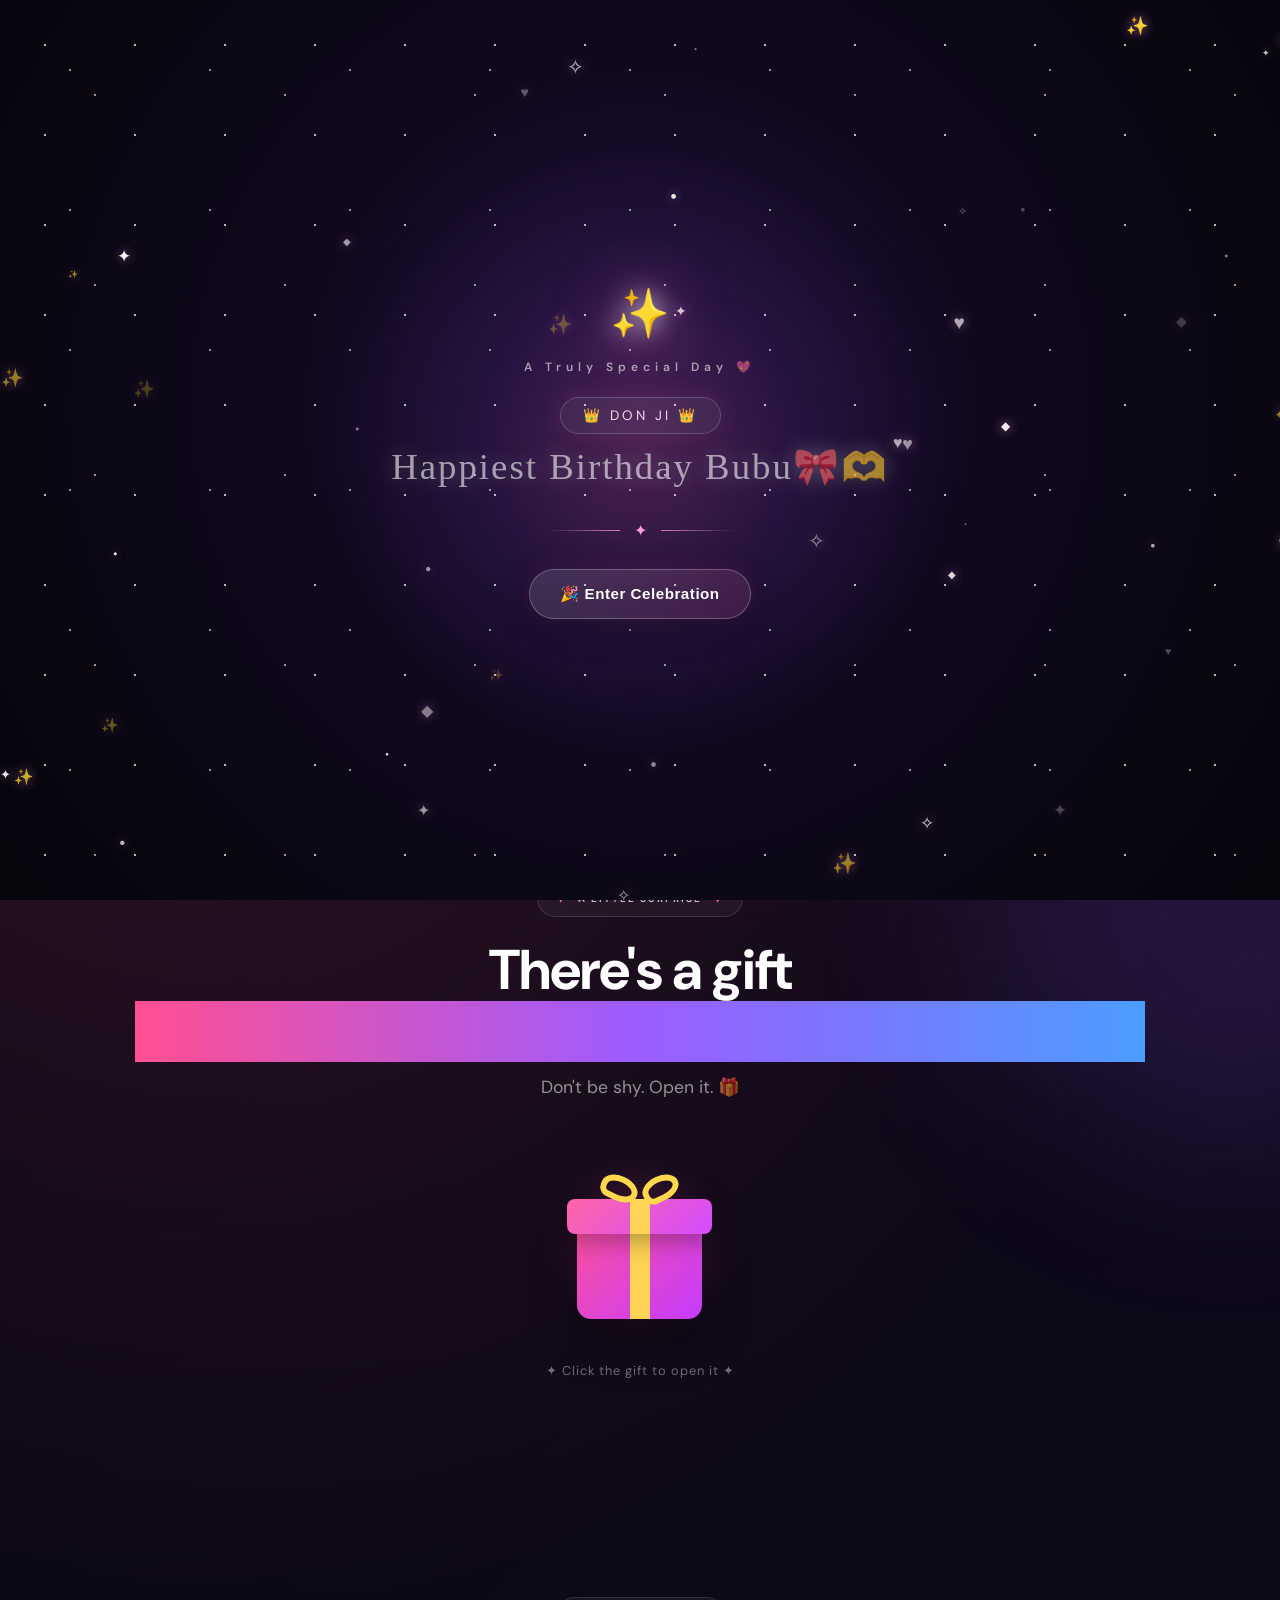
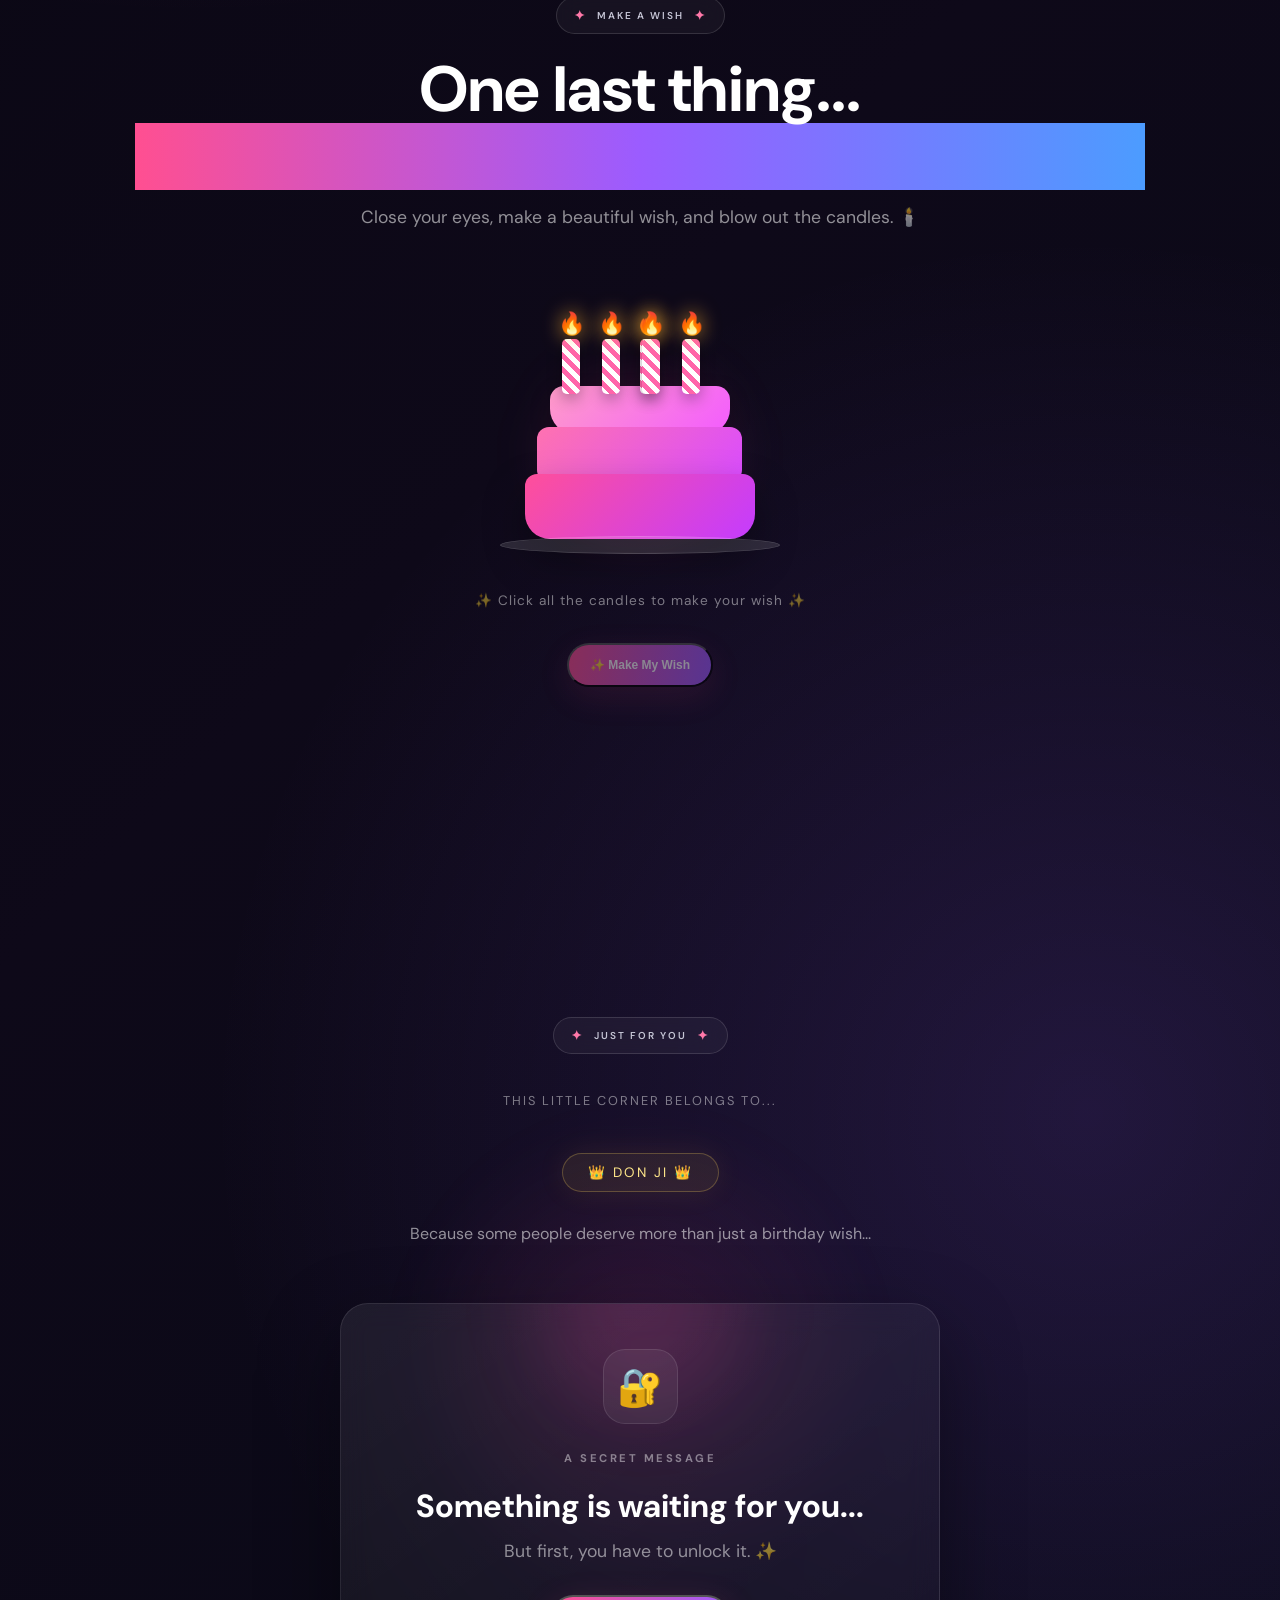
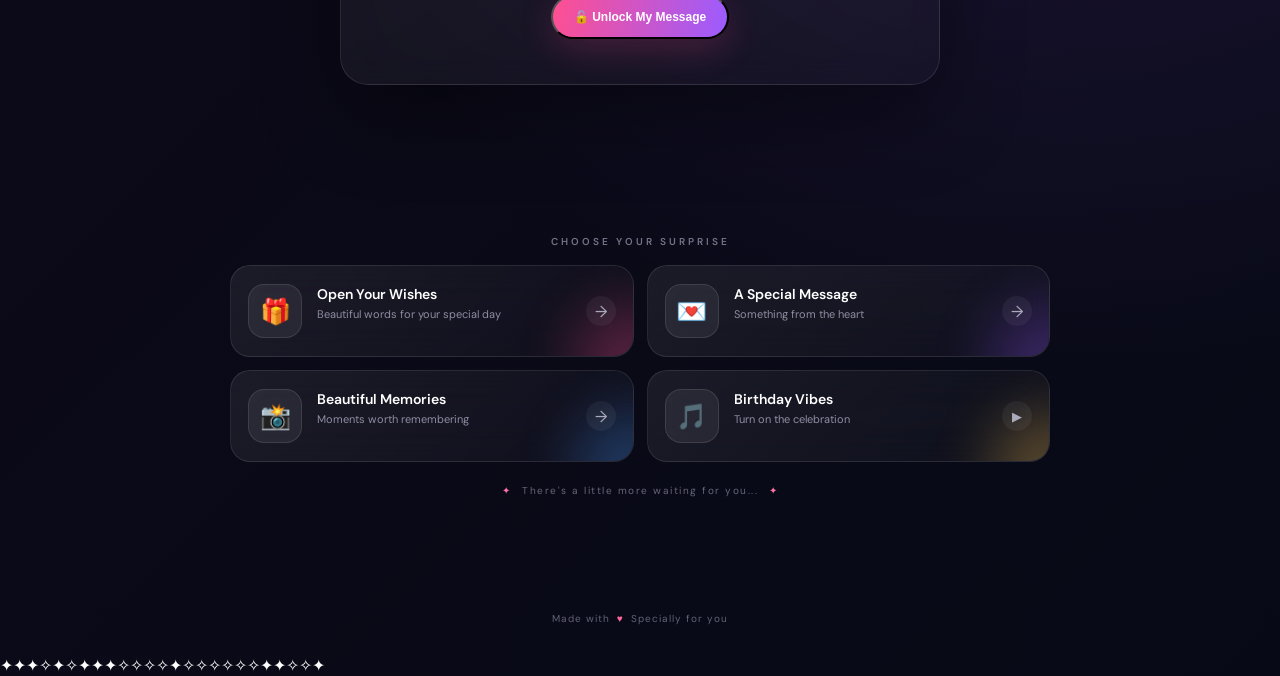
<file: index.html>
<!DOCTYPE html>
<html lang="en">

<head>
    <meta name="viewport" content="width=device-width, initial-scale=1.0">
    <title> Happy Birthday 💖</title>

    <link rel="stylesheet" href="style.css">

    <link
        href="https://fonts.googleapis.com/css2?family=DM+Sans:wght@300;400;500;600;700&family=Great+Vibes&display=swap"
        rel="stylesheet">
</head>

<body class="home-page">

    <!-- Background -->
    <div class="background-glow glow-one"></div>
    <div class="background-glow glow-two"></div>
    <div class="stars"></div>

    <!-- Floating decorations -->
    <div class="floating-item balloon balloon-one">🎈</div>
    <div class="floating-item balloon balloon-two">🎈</div>
    <div class="floating-item heart heart-one">♡</div>
    <div class="floating-item heart heart-two">♡</div>
    <div class="floating-item sparkle sparkle-one">✦</div>
    <div class="floating-item sparkle sparkle-two">✧</div>

    <!-- =========================================
     GRAND BIRTHDAY OPENING
========================================= -->

    <div id="birthdayIntro" class="birthday-intro">

        <div class="intro-stars"></div>

        <div class="intro-balloons">
            <span>🎈</span>
            <span>🎈</span>
            <span>🎈</span>
            <span>🎈</span>
            <span>🎈</span>
        </div>

        <div class="intro-content">

            <div class="intro-sparkle">
                ✨
            </div>

            <p class="intro-small">
                A Truly Special Day 💖
            </p>

            <h1>

            </h1>

            <div class="intro-crown">
                👑 DON JI 👑
            </div>

            <p class="intro-birthday">
                Happiest Birthday Bubu🎀🫶
            </p>

            <div class="intro-divider">
                <span></span>
                ✦
                <span></span>
            </div>

            <button id="enterBirthday" class="intro-enter">
                🎉 Enter Celebration
            </button>

        </div>

        <div class="intro-confetti"></div>

    </div>
    <!-- Top Navigation -->

    <nav class="top-nav">

        <div class="brand">
            <span class="brand-icon">✦</span>
            Don ji Birthday
        </div>

        <div class="nav-status">
            <span class="status-dot"></span>
            A Very Special Day
        </div>

    </nav>





    <!-- Main Hero -->

    <main class="hero">

        <div class="hero-content">

            <!-- Badge -->

            <div class="premium-badge">
                <span>✦</span>
                A LITTLE SURPRISE FOR YOU
                <span>✦</span>
            </div>


            <!-- Heading -->

            <h1>
                Happy
                <span>Birthday</span>
            </h1>


            <div class="special-name">
                Princess 🫶🏻🫰🏻
                <span>💖</span>
            </div>


            <p class="hero-description">
                Today is more than just a date on the calendar.
                <br>
                It's a celebration of <strong>you</strong>,
                your smile, your journey and all the beautiful
                moments waiting ahead.
            </p>


            <!-- Cake -->

            <div class="cake-wrapper">

                <div class="cake-glow"></div>

                <div class="cake">
                    🎂
                </div>

            </div>

            <!-- SURPRISE GIFT -->

            <section class="surprise-section">

                <div class="premium-badge">
                    <span>✦</span>
                    A LITTLE SURPRISE
                    <span>✦</span>
                </div>

                <h2>
                    There's a gift
                    <span>waiting for you...</span>
                </h2>

                <p class="surprise-subtitle">
                    Don't be shy. Open it. 🎁
                </p>

                <button id="giftBox" class="gift-box">

                    <div class="gift-glow"></div>

                    <div class="gift-lid">
                        <div class="gift-ribbon"></div>
                    </div>

                    <div class="gift-body">
                        <div class="gift-ribbon"></div>
                    </div>

                    <div class="gift-bow">
                        <span></span>
                        <span></span>
                    </div>

                </button>

                <p id="giftHint" class="gift-hint">
                    ✦ Click the gift to open it ✦
                </p>

            </section>


            <!-- SECRET SURPRISE -->

            <div id="surpriseModal" class="surprise-modal">

                <div class="surprise-backdrop"></div>

                <div class="surprise-card">

                    <button id="closeSurprise" class="close-surprise">
                        ×
                    </button>

                    <div class="surprise-icon">
                        🎁
                    </div>

                    <span class="section-label">
                        YOUR LITTLE SURPRISE
                    </span>

                    <h2>
                        Happy Birthday
                        <span>Beautiful Soul ✨</span>
                    </h2>

                    <p>
                        May this year bring you countless
                        reasons to smile, beautiful memories,
                        amazing adventures and everything
                        your heart wishes for.
                    </p>

                    <div class="surprise-message">
                        <span>“</span>

                        You are more special
                        than you probably realize.
                        Keep smiling and keep shining. 💖

                        <span>”</span>
                    </div>

                    <button id="celebrateButton" class="primary-button">
                        🎉 Celebrate!
                    </button>

                </div>

            </div>
            <!-- =========================================
     MAKE A WISH
========================================= -->

            <section class="wish-section">

                <div class="premium-badge">
                    <span>✦</span>
                    MAKE A WISH
                    <span>✦</span>
                </div>

                <h2 class="wish-title">
                    One last thing...
                    <span>Make a wish ✨</span>
                </h2>

                <p class="wish-subtitle">
                    Close your eyes, make a beautiful wish,
                    and blow out the candles. 🕯️
                </p>

                <div class="birthday-cake">

                    <div class="cake-glow"></div>

                    <!-- Candles -->

                    <button class="candle" data-candle="1">
                        <span class="flame">🔥</span>
                    </button>

                    <button class="candle" data-candle="2">
                        <span class="flame">🔥</span>
                    </button>

                    <button class="candle" data-candle="3">
                        <span class="flame">🔥</span>
                    </button>

                    <button class="candle" data-candle="4">
                        <span class="flame">🔥</span>
                    </button>

                    <button class="candle" data-candle="5">
                        <span class="flame">🔥</span>
                    </button>


                    <!-- Cake -->

                    <div class="cake-top"></div>

                    <div class="cake-middle"></div>

                    <div class="cake-bottom"></div>

                    <div class="cake-plate"></div>

                </div>


                <p id="candleHint" class="candle-hint">
                    ✨ Click all the candles to make your wish ✨
                </p>


                <button id="wishButton" class="primary-button wish-button">
                    ✨ Make My Wish
                </button>

            </section>


            <!-- =========================================
     FIREWORKS MODAL
========================================= -->

            <div id="fireworksModal" class="fireworks-modal">

                <canvas id="fireworksCanvas"></canvas>

                <div class="fireworks-content">

                    <div class="fireworks-emoji">
                        🎆
                    </div>

                    <span class="section-label">
                        YOUR WISH IS MADE
                    </span>

                    <h2>
                        Happy Birthday
                        <span>Beautiful Soul ✨</span>
                    </h2>

                    <p>
                        May every little wish in your heart
                        find its way to you.
                    </p>

                    <div class="wish-final">
                        🌟 Keep wishing.
                        Keep dreaming.
                        Keep shining. 🌟
                    </div>

                    <button id="closeFireworks" class="primary-button">
                        💖 Continue
                    </button>

                </div>

            </div>
            <!-- =========================================
     MAHI PERSONALIZED MESSAGE
========================================= -->

            <section class="mahi-section">

                <div class="premium-badge">
                    <span>✦</span>
                    JUST FOR YOU
                    <span>✦</span>
                </div>

                <p class="mahi-small">
                    This little corner belongs to...
                </p>


                <div class="don-ji-badge">
                    👑 DON JI 👑
                </div>

                <p class="mahi-intro">
                    Because some people deserve more than
                    just a birthday wish...
                </p>


                <!-- SECRET MESSAGE -->

                <div class="secret-message-box">

                    <div class="lock-icon" id="lockIcon">
                        🔐
                    </div>

                    <span class="section-label">
                        A SECRET MESSAGE
                    </span>

                    <h3 id="secretTitle">
                        Something is waiting for you...
                    </h3>

                    <p id="secretText">
                        But first, you have to unlock it. ✨
                    </p>

                    <button id="unlockButton" class="primary-button">
                        🔓 Unlock My Message
                    </button>

                </div>

            </section>

            <!-- Buttons -->

            <section class="action-section">

                <p class="action-label">
                    CHOOSE YOUR SURPRISE
                </p>


                <div class="action-grid">


                    <!-- Button 1 -->

                    <a href="wishes.html" class="action-card pink-card">

                        <div class="action-icon">
                            🎁
                        </div>

                        <div class="action-info">

                            <h3>
                                Open Your Wishes
                            </h3>

                            <p>
                                Beautiful words for your special day
                            </p>

                        </div>

                        <div class="action-arrow">
                            →
                        </div>

                    </a>



                    <!-- Button 2 -->

                    <a href="message.html" class="action-card purple-card">

                        <div class="action-icon">
                            💌
                        </div>

                        <div class="action-info">

                            <h3>
                                A Special Message
                            </h3>

                            <p>
                                Something from the heart
                            </p>

                        </div>

                        <div class="action-arrow">
                            →
                        </div>

                    </a>



                    <!-- Button 3 -->

                    <a href="memories.html" class="action-card blue-card">

                        <div class="action-icon">
                            📸
                        </div>

                        <div class="action-info">

                            <h3>
                                Beautiful Memories
                            </h3>

                            <p>
                                Moments worth remembering
                            </p>

                        </div>

                        <div class="action-arrow">
                            →
                        </div>

                    </a>



                    <!-- Button 4 -->

                    <button class="action-card music-card" id="musicButton">

                        <div class="action-icon">
                            🎵
                        </div>

                        <div class="action-info">

                            <h3 id="musicTitle">
                                Birthday Vibes
                            </h3>

                            <p id="musicText">
                                Turn on the celebration
                            </p>

                        </div>

                        <div class="action-arrow">
                            ▶
                        </div>

                    </button>


                </div>

            </section>


            <!-- Bottom text -->

            <div class="bottom-message">

                <span>✦</span>

                There's a little more waiting for you...

                <span>✦</span>

            </div>

        </div>

    </main>


    <!-- Music -->
    <audio id="birthdayMusic" preload="auto" loop>
        <source src="music/Alfaaz.aac" type="audio/aac">
    </audio>
    <footer>

        Made with
        <span>♥</span>
        Specially for you

    </footer>

    <a href="wishes.html">
     
    </a>
    
    <script src="script.js"></script>

</body>

</ht
</file>
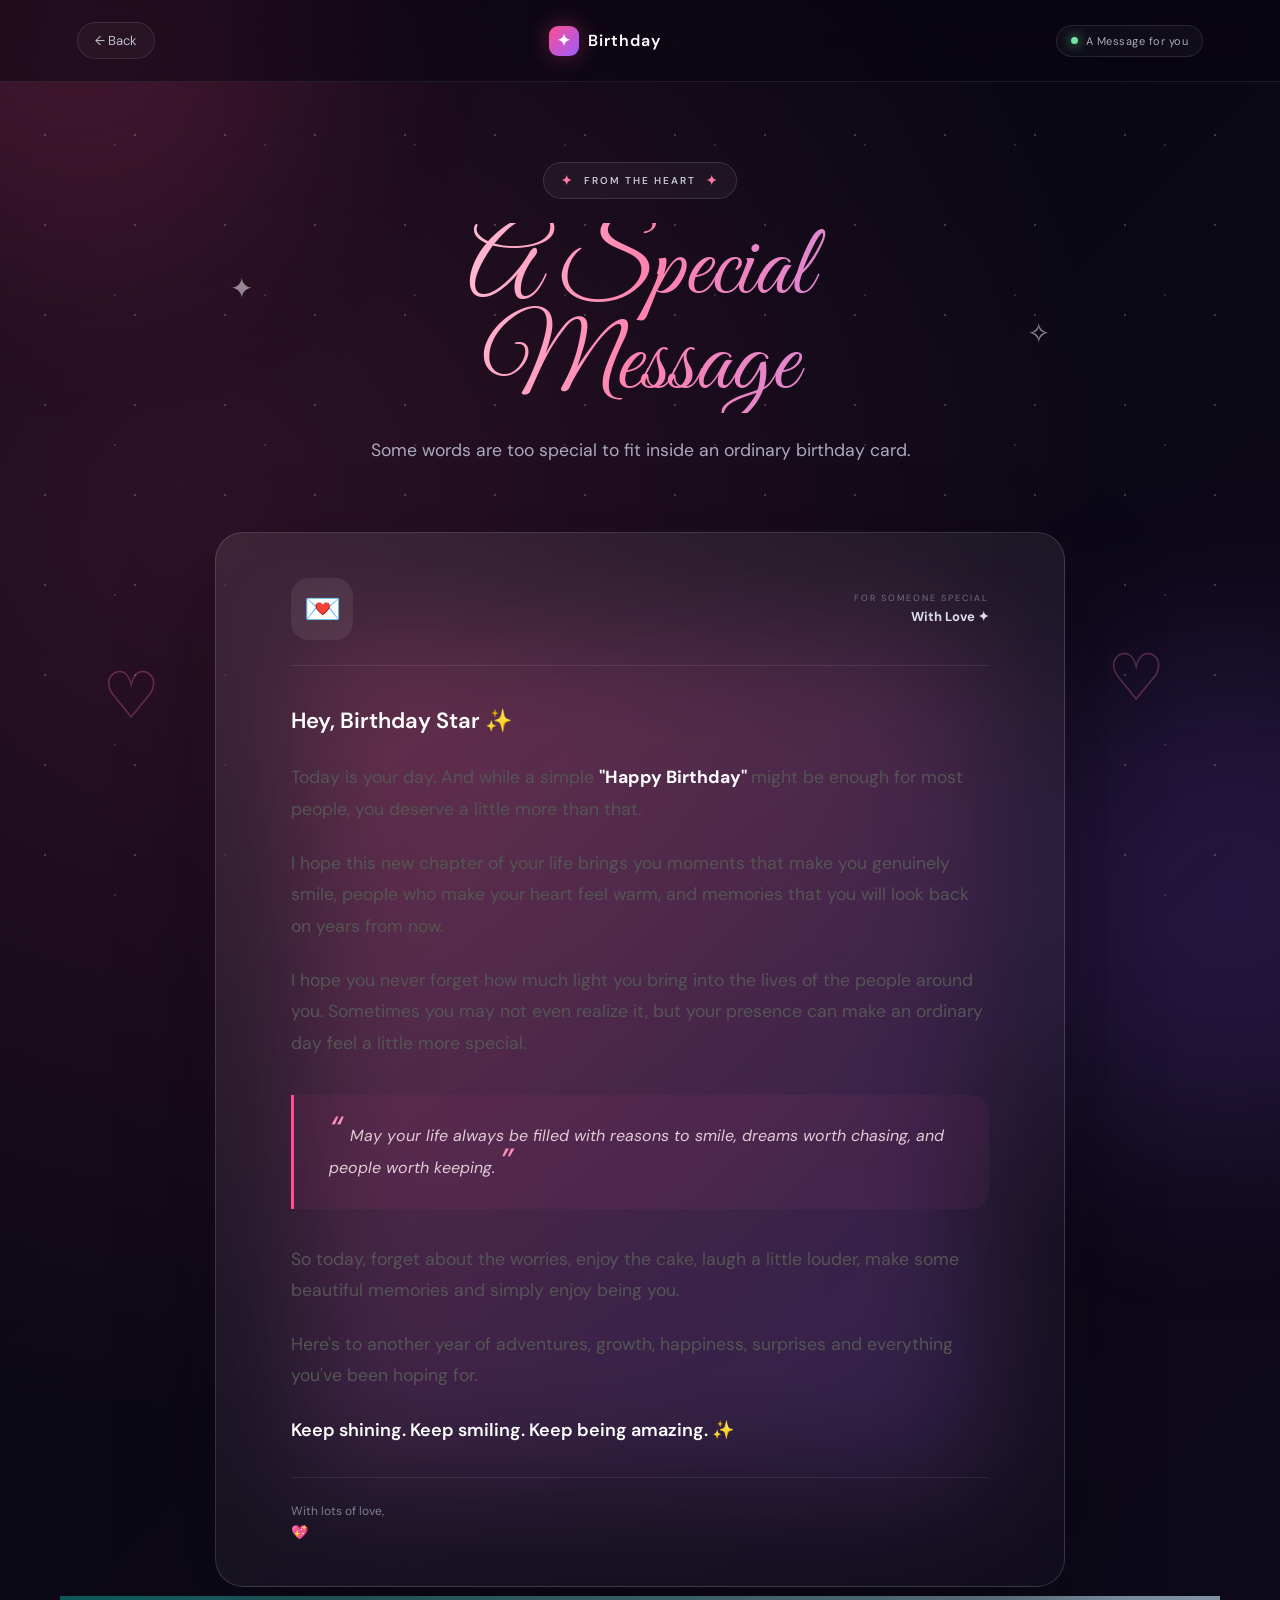
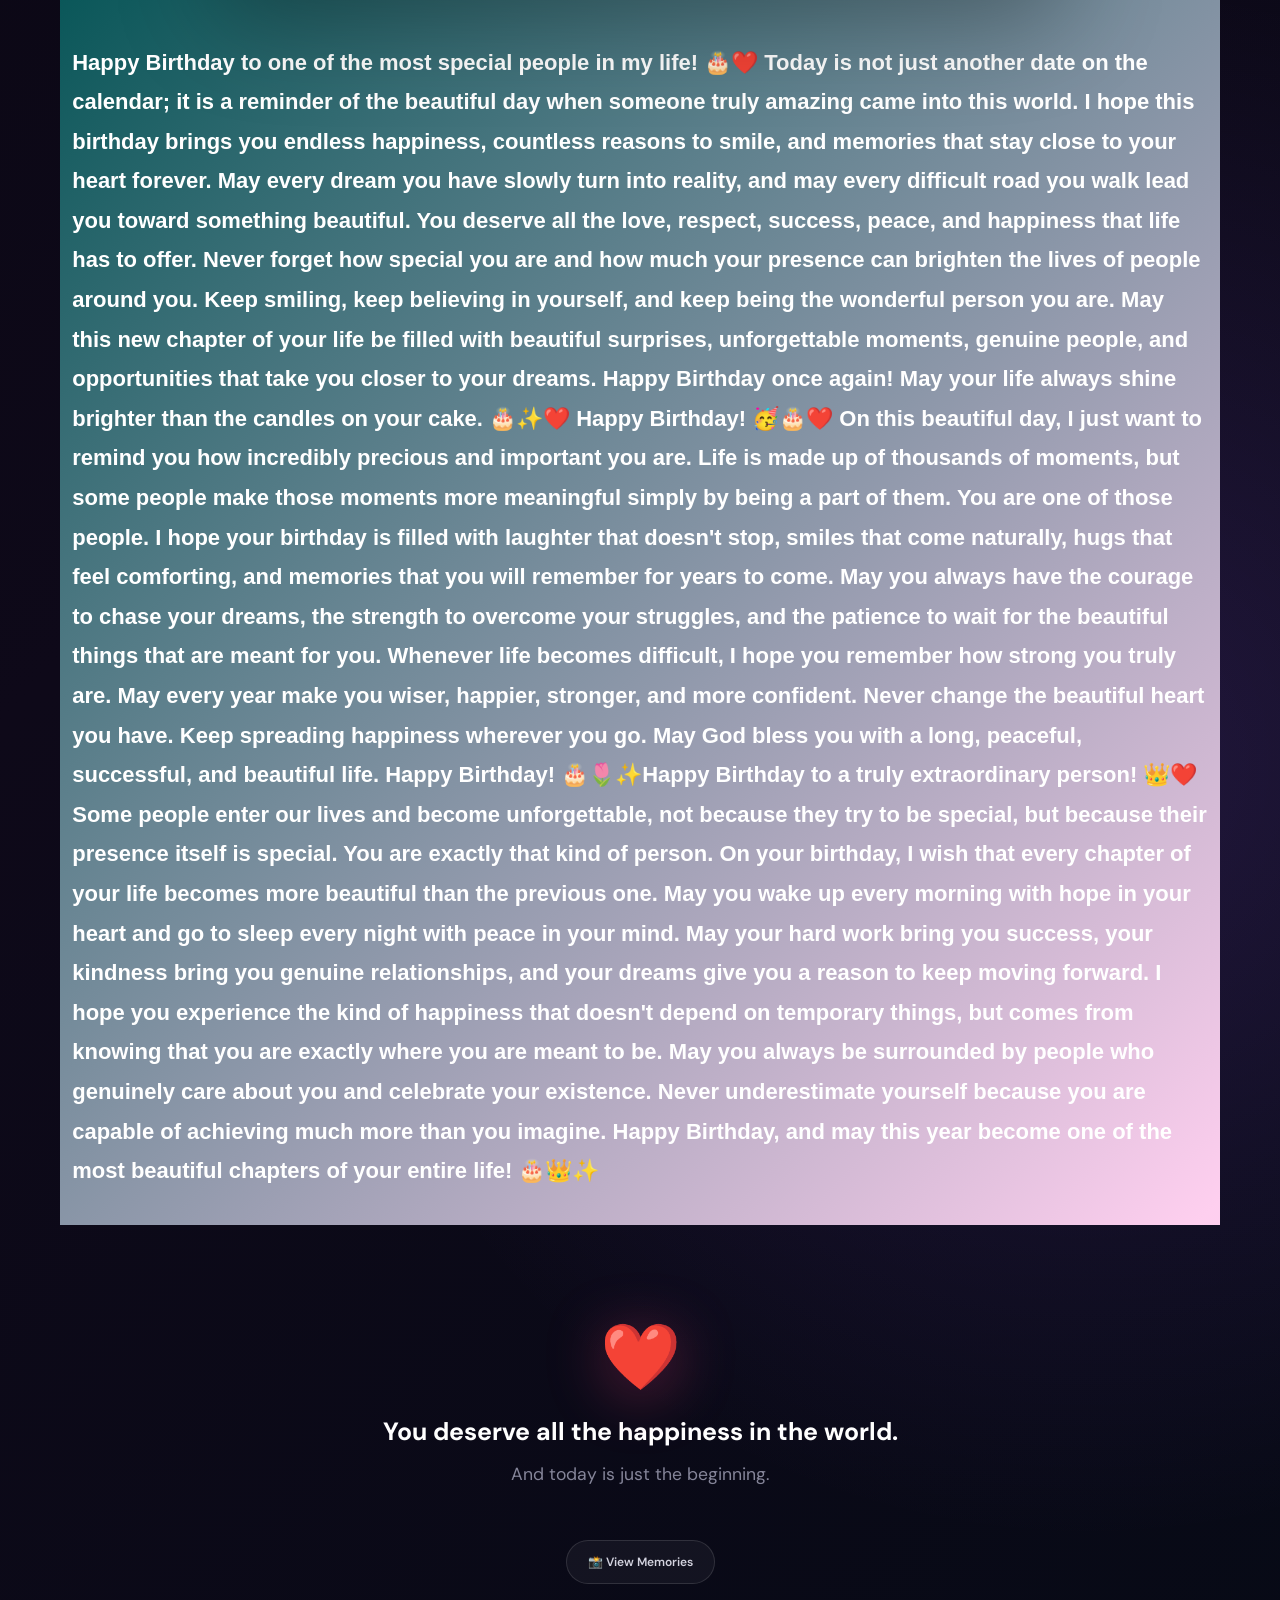
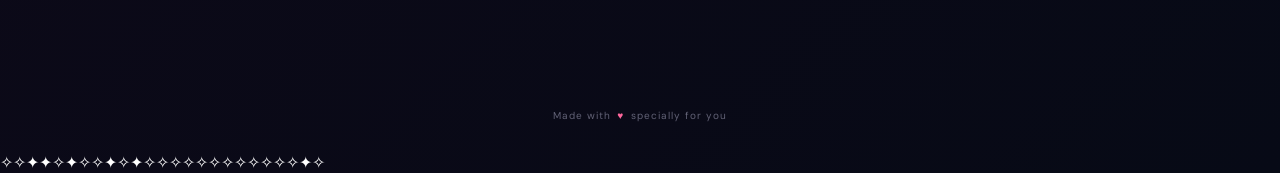
<file: message.html>
<!DOCTYPE html>
<html lang="en">

<head>

    <meta charset="UTF-8">

    <meta name="viewport" content="width=device-width, initial-scale=1.0">

    <title>A Special Message 💌</title>

    <link rel="stylesheet" href="style.css">

    <link
        href="https://fonts.googleapis.com/css2?family=DM+Sans:wght@300;400;500;600;700&family=Great+Vibes&display=swap"
        rel="stylesheet">

</head>


<body class="message-page">


    <!-- Background -->

    <div class="background-glow glow-one"></div>
    <div class="background-glow glow-two"></div>

    <div class="stars"></div>


    <!-- Floating decorations -->

    <div class="floating-item heart heart-one">
        ♡
    </div>

    <div class="floating-item heart heart-two">
        ♡
    </div>

    <div class="floating-item sparkle sparkle-one">
        ✦
    </div>

    <div class="floating-item sparkle sparkle-two">
        ✧
    </div>


    <!-- Navigation -->

    <nav class="top-nav">

        <a href="index.html" class="back-home">
            ← Back
        </a>


        <div class="brand">

            <span class="brand-icon">
                ✦
            </span>

            Birthday

        </div>


        <div class="nav-status">

            <span class="status-dot"></span>

            A Message for you

        </div>

    </nav>



    <!-- Main -->

    <main class="message-container">


        <!-- Heading -->

        <section class="message-heading">

            <div class="premium-badge">

                <span>✦</span>

                FROM THE HEART

                <span>✦</span>

            </div>


            <h1>

                A Special
                <span>Message</span>

            </h1>


            <p>

                Some words are too special
                to fit inside an ordinary birthday card.

            </p>

        </section>


        <!-- Letter -->

        <section class="letter-wrapper">


            <div class="letter-glow"></div>


            <div class="letter-card">


                <!-- Letter top -->

                <div class="letter-top">

                    <div class="letter-icon">
                        💌
                    </div>


                    <div class="letter-date">

                        <span>
                            FOR SOMEONE SPECIAL
                        </span>

                        <strong>
                            With Love ✦
                        </strong>

                    </div>

                </div>



                <!-- Message -->

                <div class="letter-content">


                    <p class="greeting">

                        Hey, Birthday Star ✨

                    </p>


                    <p>

                        Today is your day.

                        And while a simple
                        <strong>
                            "Happy Birthday"
                        </strong>
                        might be enough for most people,
                        you deserve a little more than that.

                    </p>


                    <p>

                        I hope this new chapter of your life
                        brings you moments that make you
                        genuinely smile, people who make
                        your heart feel warm, and memories
                        that you will look back on years from now.

                    </p>


                    <p>

                        I hope you never forget how much
                        light you bring into the lives of
                        the people around you.

                        Sometimes you may not even realize
                        it, but your presence can make an
                        ordinary day feel a little more special.

                    </p>


                    <div class="quote-box">

                        <span class="quote-mark">
                            “
                        </span>

                        May your life always be filled
                        with reasons to smile,
                        dreams worth chasing,
                        and people worth keeping.

                        <span class="quote-mark">
                            ”
                        </span>

                    </div>


                    <p>

                        So today, forget about the worries,
                        enjoy the cake, laugh a little louder,
                        make some beautiful memories and
                        simply enjoy being you.

                    </p>


                    <p>

                        Here's to another year of adventures,
                        growth, happiness, surprises and
                        everything you've been hoping for.

                    </p>


                    <p class="final-line">

                        Keep shining.

                        Keep smiling.

                        Keep being amazing.

                        ✨

                    </p>


                </div>



                <!-- Signature -->

                <div class="letter-signature">

                    <span>
                        With lots of love,
                    </span>

                    <strong>
                        💖
                    </strong>

                </div>


            </div>

        </section>
        <section class="letter-wrapper2  ">
            <div class="letter-content">
                <p class="greeting">

                    Happy Birthday to one of the most special people in my life! 🎂❤️ Today is not just another date on
                    the
                    calendar; it is a reminder of the beautiful day when someone truly amazing came into this world. I
                    hope this
                    birthday brings you endless happiness, countless reasons to smile, and memories that stay close to
                    your
                    heart forever. May every dream you have slowly turn into reality, and may every difficult road you
                    walk lead
                    you toward something beautiful. You deserve all the love, respect, success, peace, and happiness
                    that life
                    has to offer. Never forget how special you are and how much your presence can brighten the lives of
                    people
                    around you. Keep smiling, keep believing in yourself, and keep being the wonderful person you are.
                    May this
                    new chapter of your life be filled with beautiful surprises, unforgettable moments, genuine people,
                    and
                    opportunities that take you closer to your dreams. Happy Birthday once again! May your life always
                    shine
                    brighter than the candles on your cake. 🎂✨❤️ Happy Birthday! 🥳🎂❤️ On this beautiful day, I just
                    want to
                    remind you how incredibly precious and important you are. Life is made up of thousands of moments,
                    but some
                    people make those moments more meaningful simply by being a part of them. You are one of those
                    people. I
                    hope your birthday is filled with laughter that doesn't stop, smiles that come naturally, hugs that
                    feel
                    comforting, and memories that you will remember for years to come. May you always have the courage
                    to chase
                    your dreams, the strength to overcome your struggles, and the patience to wait for the beautiful
                    things that
                    are meant for you. Whenever life becomes difficult, I hope you remember how strong you truly are.
                    May every
                    year make you wiser, happier, stronger, and more confident. Never change the beautiful heart you
                    have. Keep
                    spreading happiness wherever you go. May God bless you with a long, peaceful, successful, and
                    beautiful
                    life. Happy Birthday! 🎂🌷✨Happy Birthday to a truly extraordinary person! 👑❤️ Some people enter
                    our lives
                    and become unforgettable, not because they try to be special, but because their presence itself is
                    special.
                    You are exactly that kind of person. On your birthday, I wish that every chapter of your life
                    becomes more
                    beautiful than the previous one. May you wake up every morning with hope in your heart and go to
                    sleep every
                    night with peace in your mind. May your hard work bring you success, your kindness bring you genuine
                    relationships, and your dreams give you a reason to keep moving forward. I hope you experience the
                    kind of
                    happiness that doesn't depend on temporary things, but comes from knowing that you are exactly where
                    you are
                    meant to be. May you always be surrounded by people who genuinely care about you and celebrate your
                    existence. Never underestimate yourself because you are capable of achieving much more than you
                    imagine.
                    Happy Birthday, and may this year become one of the most beautiful chapters of your entire life!
                    🎂👑✨

            </div>
            </p>
        </section>
        <!-- Heart -->

        <section class="heart-section">

            <div class="big-heart">

                ❤️

            </div>


            <h2>

                You deserve all the happiness
                in the world.

            </h2>


            <p>

                And today is just the beginning.

            </p>

        </section>



        <!-- Navigation -->
        <div class="page-navigation">

            <a href="memories.html" class="secondary-button">
                📸
                View Memories
            </a>

        </div>

    </main>



    <!-- Footer -->

    <footer>

        Made with
        <span>♥</span>
        specially for you

        <script src="script.js"></script>

</body>

</html>
</file>
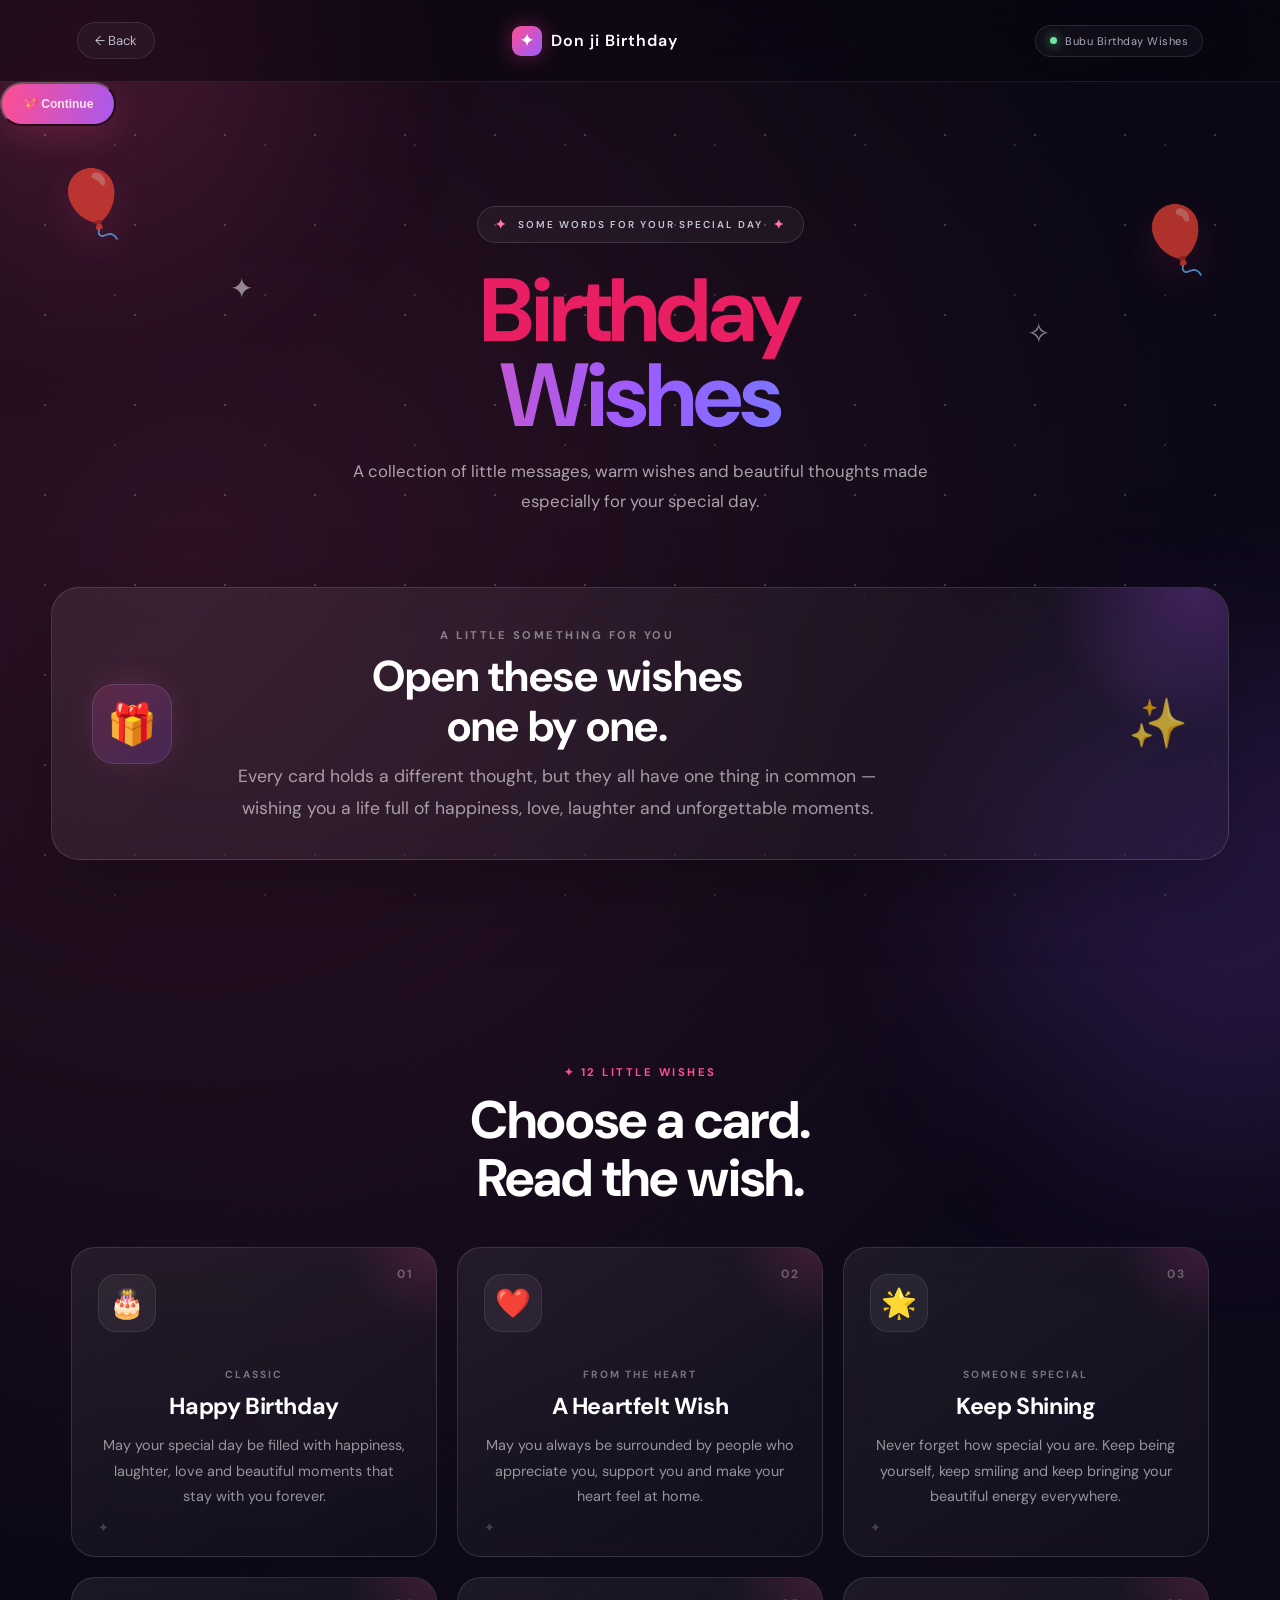
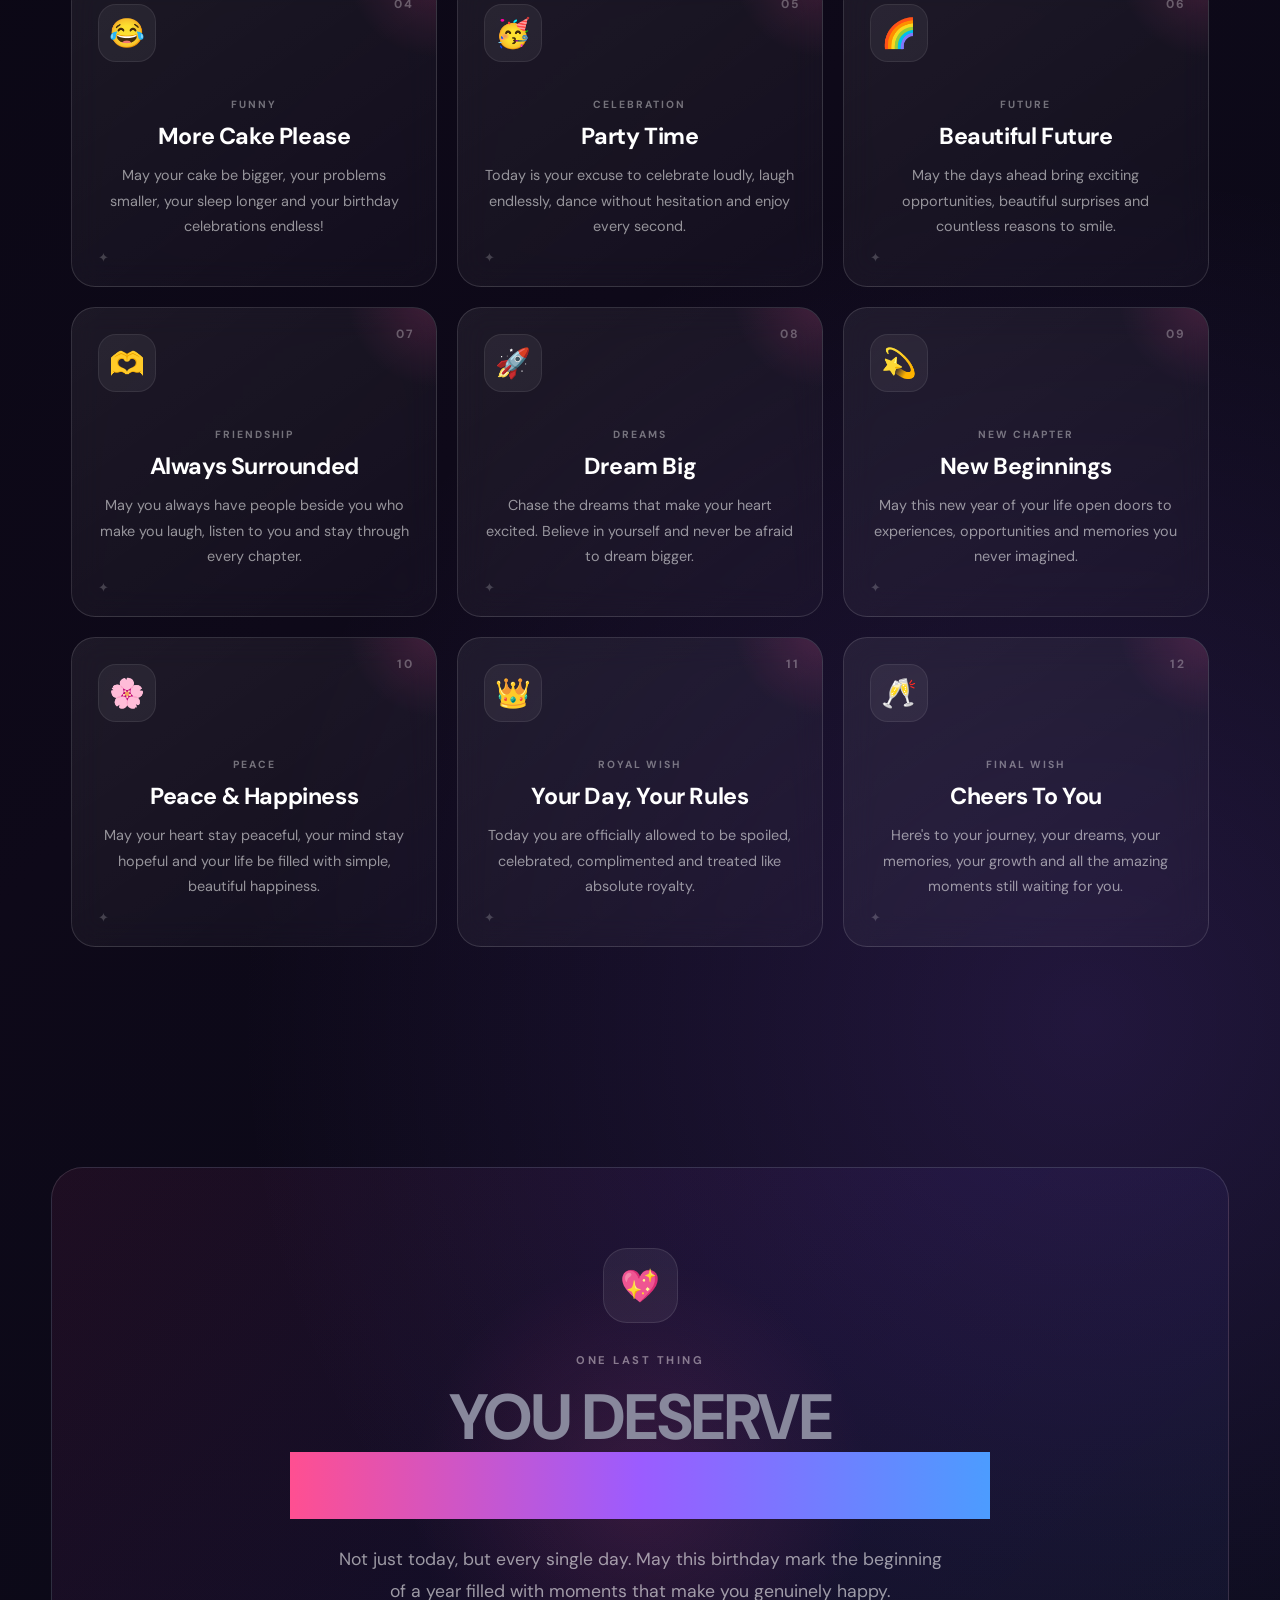
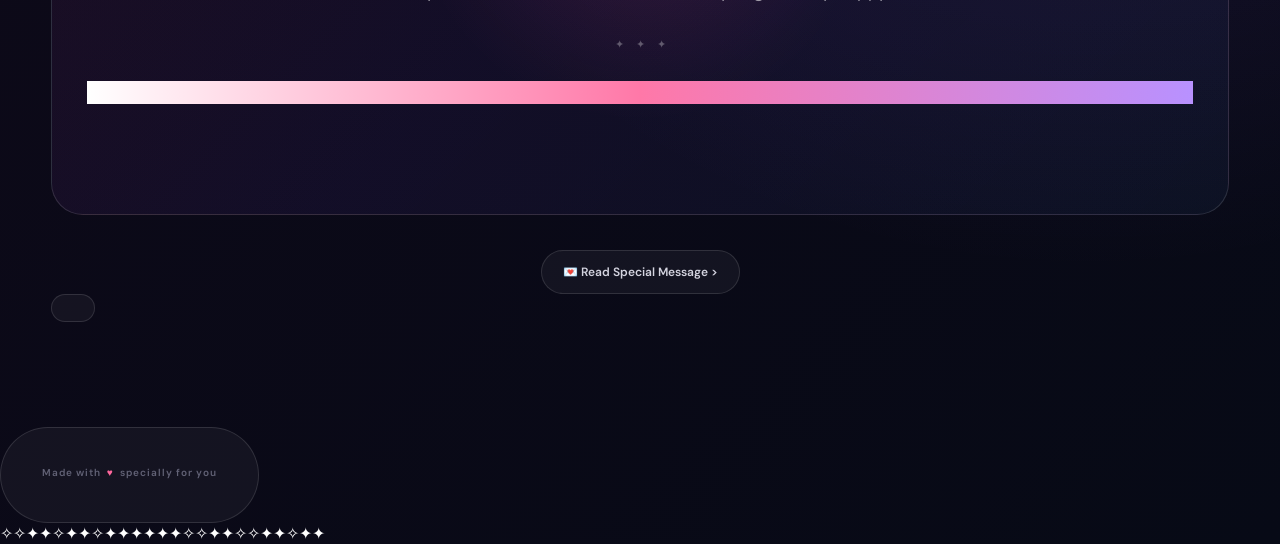
<file: wishes.html>
<!DOCTYPE html>
<html lang="en">

<head>

    <meta charset="UTF-8">

    <meta name="viewport" content="width=device-width, initial-scale=1.0">

    <title> Birthday Wishes 🎁</title>

    <link rel="stylesheet" href="style.css">

    <link
        href="https://fonts.googleapis.com/css2?family=DM+Sans:wght@300;400;500;600;700&family=Great+Vibes&display=swap"
        rel="stylesheet">

</head>


<body class="wishes-page">


    <!-- =========================================
         BACKGROUND
    ========================================== -->

    <div class="background-glow glow-one"></div>

    <div class="background-glow glow-two"></div>

    <div class="stars"></div>


    <!-- Floating decorations -->

    <div class="floating-item heart heart-one">
        ♡
    </div>

    <div class="floating-item heart heart-two">
        ♡
    </div>

    <div class="floating-item sparkle sparkle-one">
        ✦
    </div>

    <div class="floating-item sparkle sparkle-two">
        ✧
    </div>

    <div class="floating-item balloon balloon-one">
        🎈
    </div>

    <div class="floating-item balloon balloon-two">
        🎈
    </div>



    <!-- =========================================
         NAVBAR
    ========================================== -->

    <nav class="top-nav">

        <a href="index.html" class="back-home">
            ← Back
        </a>


        <div class="brand">

            <span class="brand-icon">
                ✦
            </span>

            Don ji Birthday

        </div>


        <div class="nav-status">

            <span class="status-dot"></span>

            Bubu Birthday Wishes

        </div>

    </nav>

    <button id="completeWishes" class="primary-button">
        💖 Continue
    </button>

    <!-- =========================================
         MAIN
    ========================================== -->

    <main class="wishes-container">


        <!-- =====================================
             HEADING
        ====================================== -->

        <section class="wishes-heading">


            <div class="premium-badge">

                <span>✦</span>

                SOME WORDS FOR YOUR SPECIAL DAY

                <span>✦</span>

            </div>


            <h1>

                Birthday

                <span>
                    Wishes
                </span>

            </h1>


            <p>

                A collection of little messages,
                warm wishes and beautiful thoughts
                made especially for your special day.

            </p>


        </section>



        <!-- =====================================
             INTRO CARD
        ====================================== -->

        <section class="wishes-intro-card">

            <div class="intro-icon">
                🎁
            </div>


            <div class="intro-content">

                <span class="section-label">
                    A LITTLE SOMETHING FOR YOU
                </span>


                <h2>
                    Open these wishes
                    <br>
                    one by one.
                </h2>


                <p>
                    Every card holds a different thought,
                    but they all have one thing in common —
                    wishing you a life full of happiness,
                    love, laughter and unforgettable moments.
                </p>

            </div>


            <div class="intro-decoration">
                ✨
            </div>

        </section>



        <!-- =====================================
             WISH GRID
        ====================================== -->

        <section class="wish-section">


            <div class="section-heading">

                <span>
                    ✦ 12 LITTLE WISHES
                </span>

                <h2>
                    Choose a card.
                    <br>
                    Read the wish.
                </h2>

            </div>



            <div class="wish-grid">


                <!-- 01 -->

                <article class="wish-card">

                    <div class="card-top">

                        <span class="card-number">
                            01
                        </span>

                        <span class="card-icon">
                            🎂
                        </span>

                    </div>


                    <div class="card-content">

                        <span>
                            CLASSIC
                        </span>

                        <h3>
                            Happy Birthday
                        </h3>

                        <p>
                            May your special day be filled
                            with happiness, laughter,
                            love and beautiful moments
                            that stay with you forever.
                        </p>

                    </div>


                    <div class="card-bottom">
                        ✦
                    </div>

                </article>



                <!-- 02 -->

                <article class="wish-card">

                    <div class="card-top">

                        <span class="card-number">
                            02
                        </span>

                        <span class="card-icon">
                            ❤️
                        </span>

                    </div>


                    <div class="card-content">

                        <span>
                            FROM THE HEART
                        </span>

                        <h3>
                            A Heartfelt Wish
                        </h3>

                        <p>
                            May you always be surrounded
                            by people who appreciate you,
                            support you and make your heart
                            feel at home.
                        </p>

                    </div>


                    <div class="card-bottom">
                        ✦
                    </div>

                </article>



                <!-- 03 -->

                <article class="wish-card">

                    <div class="card-top">

                        <span class="card-number">
                            03
                        </span>

                        <span class="card-icon">
                            🌟
                        </span>

                    </div>


                    <div class="card-content">

                        <span>
                            SOMEONE SPECIAL
                        </span>

                        <h3>
                            Keep Shining
                        </h3>

                        <p>
                            Never forget how special
                            you are. Keep being yourself,
                            keep smiling and keep bringing
                            your beautiful energy everywhere.
                        </p>

                    </div>


                    <div class="card-bottom">
                        ✦
                    </div>

                </article>



                <!-- 04 -->

                <article class="wish-card">

                    <div class="card-top">

                        <span class="card-number">
                            04
                        </span>

                        <span class="card-icon">
                            😂
                        </span>

                    </div>


                    <div class="card-content">

                        <span>
                            FUNNY
                        </span>

                        <h3>
                            More Cake Please
                        </h3>

                        <p>
                            May your cake be bigger,
                            your problems smaller,
                            your sleep longer and your
                            birthday celebrations endless!
                        </p>

                    </div>


                    <div class="card-bottom">
                        ✦
                    </div>

                </article>



                <!-- 05 -->

                <article class="wish-card">

                    <div class="card-top">

                        <span class="card-number">
                            05
                        </span>

                        <span class="card-icon">
                            🥳
                        </span>

                    </div>


                    <div class="card-content">

                        <span>
                            CELEBRATION
                        </span>

                        <h3>
                            Party Time
                        </h3>

                        <p>
                            Today is your excuse to celebrate
                            loudly, laugh endlessly,
                            dance without hesitation
                            and enjoy every second.
                        </p>

                    </div>


                    <div class="card-bottom">
                        ✦
                    </div>

                </article>



                <!-- 06 -->

                <article class="wish-card">

                    <div class="card-top">

                        <span class="card-number">
                            06
                        </span>

                        <span class="card-icon">
                            🌈
                        </span>

                    </div>


                    <div class="card-content">

                        <span>
                            FUTURE
                        </span>

                        <h3>
                            Beautiful Future
                        </h3>

                        <p>
                            May the days ahead bring
                            exciting opportunities,
                            beautiful surprises and
                            countless reasons to smile.
                        </p>

                    </div>


                    <div class="card-bottom">
                        ✦
                    </div>

                </article>



                <!-- 07 -->

                <article class="wish-card">

                    <div class="card-top">

                        <span class="card-number">
                            07
                        </span>

                        <span class="card-icon">
                            🫶
                        </span>

                    </div>


                    <div class="card-content">

                        <span>
                            FRIENDSHIP
                        </span>

                        <h3>
                            Always Surrounded
                        </h3>

                        <p>
                            May you always have people
                            beside you who make you laugh,
                            listen to you and stay through
                            every chapter.
                        </p>

                    </div>


                    <div class="card-bottom">
                        ✦
                    </div>

                </article>



                <!-- 08 -->

                <article class="wish-card">

                    <div class="card-top">

                        <span class="card-number">
                            08
                        </span>

                        <span class="card-icon">
                            🚀
                        </span>

                    </div>


                    <div class="card-content">

                        <span>
                            DREAMS
                        </span>

                        <h3>
                            Dream Big
                        </h3>

                        <p>
                            Chase the dreams that make
                            your heart excited. Believe
                            in yourself and never be afraid
                            to dream bigger.
                        </p>

                    </div>


                    <div class="card-bottom">
                        ✦
                    </div>

                </article>



                <!-- 09 -->

                <article class="wish-card">

                    <div class="card-top">

                        <span class="card-number">
                            09
                        </span>

                        <span class="card-icon">
                            💫
                        </span>

                    </div>


                    <div class="card-content">

                        <span>
                            NEW CHAPTER
                        </span>

                        <h3>
                            New Beginnings
                        </h3>

                        <p>
                            May this new year of your life
                            open doors to experiences,
                            opportunities and memories
                            you never imagined.
                        </p>

                    </div>


                    <div class="card-bottom">
                        ✦
                    </div>

                </article>



                <!-- 10 -->

                <article class="wish-card">

                    <div class="card-top">

                        <span class="card-number">
                            10
                        </span>

                        <span class="card-icon">
                            🌸
                        </span>

                    </div>


                    <div class="card-content">

                        <span>
                            PEACE
                        </span>

                        <h3>
                            Peace & Happiness
                        </h3>

                        <p>
                            May your heart stay peaceful,
                            your mind stay hopeful and
                            your life be filled with simple,
                            beautiful happiness.
                        </p>

                    </div>


                    <div class="card-bottom">
                        ✦
                    </div>

                </article>



                <!-- 11 -->

                <article class="wish-card">

                    <div class="card-top">

                        <span class="card-number">
                            11
                        </span>

                        <span class="card-icon">
                            👑
                        </span>

                    </div>


                    <div class="card-content">

                        <span>
                            ROYAL WISH
                        </span>

                        <h3>
                            Your Day, Your Rules
                        </h3>

                        <p>
                            Today you are officially allowed
                            to be spoiled, celebrated,
                            complimented and treated
                            like absolute royalty.
                        </p>

                    </div>


                    <div class="card-bottom">
                        ✦
                    </div>

                </article>



                <!-- 12 -->

                <article class="wish-card">

                    <div class="card-top">

                        <span class="card-number">
                            12
                        </span>

                        <span class="card-icon">
                            🥂
                        </span>

                    </div>


                    <div class="card-content">

                        <span>
                            FINAL WISH
                        </span>

                        <h3>
                            Cheers To You
                        </h3>

                        <p>
                            Here's to your journey,
                            your dreams, your memories,
                            your growth and all the amazing
                            moments still waiting for you.
                        </p>

                    </div>


                    <div class="card-bottom">
                        ✦
                    </div>

                </article>


            </div>

        </section>



        <!-- =====================================
             FINAL MESSAGE
        ====================================== -->

        <section class="final-message">


            <div class="final-glow"></div>


            <div class="final-icon">
                💖
            </div>


            <span class="section-label">
                ONE LAST THING
            </span>


            <h2>
                You deserve
                <span>
                    beautiful things.
                </span>
            </h2>


            <p>
                Not just today,
                but every single day.

                May this birthday mark
                the beginning of a year
                filled with moments that
                make you genuinely happy.
            </p>


            <div class="final-divider">
                <span>✦</span>
                <span>✦</span>
                <span>✦</span>
            </div>


            <h3>
                Happy Birthday 🎂
            </h3>



        </section>



        <!-- =====================================
             NAVIGATION
        ====================================== -->

        <div class="page-navigation">

            <a href="message.html" class="secondary-button">
                💌
                Read Special Message
          >

        </div>


    </main>



    <!-- =========================================
         FOOTER
    ========================================== -->

    <footer>

        Made with

        <span>
            ♥
        </span>

        specially for you

    </footer>



    <script src="script.js"></script>

</body>

</html>
</file>
<file: style.css>
/* =========================================================
   PREMIUM BIRTHDAY WEBSITE
   Works with:
   index.html
   wishes.html
   message.html
   memories.html
========================================================= */


/* =========================================================
   GLOBAL
========================================================= */

* {
    margin: 0;
    padding: 0;
    box-sizing: border-box;
}

:root {
    --pink: #ff4f91;
    --pink-light: #ff8fba;
    --purple: #9b5cff;
    --purple-light: #bd9aff;
    --blue: #4c9cff;

    --white: #ffffff;
    --text: #ededf7;
    --muted: #aaaabd;
    --dark: #080711;

    --glass: rgba(255, 255, 255, 0.055);
    --glass-strong: rgba(255, 255, 255, 0.085);
    --border: rgba(255, 255, 255, 0.13);

    --shadow:
        0 25px 80px rgba(0, 0, 0, 0.35);
}

html {
    scroll-behavior: smooth;
}

body {
    min-height: 100vh;

    font-family:
        "DM Sans",
        Arial,
        sans-serif;

    color: var(--white);

    background:
        radial-gradient(
            circle at 15% 15%,
            rgba(255, 79, 145, 0.15),
            transparent 30%
        ),
        radial-gradient(
            circle at 85% 70%,
            rgba(155, 92, 255, 0.16),
            transparent 30%
        ),
        linear-gradient(
            135deg,
            #070610,
            #0e0919,
            #070a16
        );

    overflow-x: hidden;
}


/* =========================================================
   BACKGROUND
========================================================= */

.background-glow {
    position: fixed;

    width: 500px;
    height: 500px;

    border-radius: 50%;

    filter: blur(100px);

    opacity: 0.16;

    pointer-events: none;

    z-index: 0;
}

.glow-one {
    top: -250px;
    left: -180px;

    background: var(--pink);
}

.glow-two {
    right: -200px;
    bottom: -250px;

    background: var(--purple);
}


/* Stars */

.stars {
    position: fixed;

    inset: 0;

    pointer-events: none;

    z-index: 0;

    opacity: 0.25;

    background-image:
        radial-gradient(
            rgba(255,255,255,0.8) 1px,
            transparent 1px
        ),
        radial-gradient(
            rgba(255,255,255,0.5) 1px,
            transparent 1px
        );

    background-size:
        90px 90px,
        150px 150px;

    background-position:
        0 0,
        40px 70px;

    animation: starsMove 25s linear infinite;
}


/* =========================================================
   NAVIGATION
========================================================= */

.top-nav {
    position: relative;

    z-index: 20;

    width: 100%;

    min-height: 82px;

    padding: 20px 6%;

    display: flex;

    align-items: center;

    justify-content: space-between;

    border-bottom:
        1px solid rgba(255,255,255,0.08);

    background:
        rgba(7, 6, 16, 0.48);

    backdrop-filter: blur(20px);

    -webkit-backdrop-filter: blur(20px);
}


/* Brand */

.brand {
    display: flex;

    align-items: center;

    gap: 9px;

    font-size: 16px;

    font-weight: 600;

    letter-spacing: 1px;
}

.brand-icon {
    width: 30px;
    height: 30px;

    display: grid;

    place-items: center;

    border-radius: 9px;

    background:
        linear-gradient(
            135deg,
            var(--pink),
            var(--purple)
        );

    box-shadow:
        0 0 25px rgba(255,79,145,0.35);
}


/* Status */

.nav-status {
    display: flex;

    align-items: center;

    gap: 8px;

    padding: 8px 14px;

    border-radius: 50px;

    border:
        1px solid rgba(255,255,255,0.1);

    background:
        rgba(255,255,255,0.035);

    color: #aaaabb;

    font-size: 11px;

    letter-spacing: 0.5px;
}

.status-dot {
    width: 7px;
    height: 7px;

    border-radius: 50%;

    background: #70e6a1;

    box-shadow:
        0 0 12px #70e6a1;

    animation: pulse 2s infinite;
}


/* Back button */

.back-home {
    text-decoration: none;

    color: #bdbdcc;

    font-size: 13px;

    padding: 9px 17px;

    border-radius: 50px;

    border:
        1px solid rgba(255,255,255,0.1);

    background:
        rgba(255,255,255,0.035);

    transition: 0.3s ease;
}

.back-home:hover {
    color: white;

    border-color:
        rgba(255,255,255,0.25);

    background:
        rgba(255,255,255,0.09);

    transform: translateX(-4px);
}


/* =========================================================
   FLOATING DECORATIONS
========================================================= */

.floating-item {
    position: fixed;

    z-index: 1;

    pointer-events: none;

    user-select: none;
}

.balloon {
    font-size: 65px;

    opacity: 0.7;

    filter:
        drop-shadow(
            0 15px 20px rgba(255,80,140,0.2)
        );

    animation:
        balloonFloat 7s ease-in-out infinite;
}

.balloon-one {
    top: 18%;
    left: 4%;
}

.balloon-two {
    top: 22%;
    right: 5%;

    animation-delay: 2s;
}

.heart {
    color: #ff72a8;

    font-size: 65px;

    opacity: 0.3;

    animation:
        heartFloat 5s ease-in-out infinite;
}

.heart-one {
    left: 8%;
    bottom: 18%;
}

.heart-two {
    right: 9%;
    bottom: 20%;

    animation-delay: 2s;
}

.sparkle {
    color: white;

    font-size: 28px;

    opacity: 0.5;

    animation:
        sparkleFloat 4s ease-in-out infinite;
}

.sparkle-one {
    top: 30%;
    left: 18%;
}

.sparkle-two {
    right: 18%;
    top: 35%;

    animation-delay: 1.5s;
}


/* =========================================================
   HOME PAGE
========================================================= */

.hero {
    position: relative;

    z-index: 5;

    min-height:
        calc(100vh - 82px);

    display: flex;

    justify-content: center;

    align-items: center;

    text-align: center;

    padding:
        70px 20px 90px;
}

.hero-content {
    width: 100%;

    max-width: 1050px;
}


/* Badge */

.premium-badge {
    display: inline-flex;

    align-items: center;

    gap: 10px;

    padding: 9px 17px;

    border-radius: 50px;

    border:
        1px solid rgba(255,255,255,0.13);

    background:
        rgba(255,255,255,0.045);

    backdrop-filter: blur(15px);

    color: #c5c5d5;

    font-size: 10px;

    font-weight: 600;

    letter-spacing: 2px;

    animation:
        fadeDown 0.9s ease both;
}

.premium-badge span {
    color: #ff78a9;

    font-size: 13px;
}


/* Hero heading */

.hero h1 {
    margin-top: 25px;

    font-family:
        "Great Vibes",
        cursive;

    font-size:
        clamp(75px, 12vw, 155px);

    line-height: 0.85;

    font-weight: 400;

    letter-spacing: -2px;

    background:
        linear-gradient(
            100deg,
            #ffffff 10%,
            #ff82ad 40%,
            #b68bff 65%,
            #ffffff 90%
        );

    background-size: 250% auto;

    -webkit-background-clip: text;
    background-clip: text;

    -webkit-text-fill-color: transparent;

    animation:
        titleGradient 6s ease infinite,
        fadeUp 1s ease both;
}

.hero h1 span {
    display: block;
}


/* Name */

.special-name {
    margin-top: 18px;

    font-size:
        clamp(22px, 3vw, 34px);

    font-weight: 600;

    letter-spacing: 1px;

    animation:
        fadeUp 1.2s ease both;
}

.special-name span {
    display: inline-block;

    margin-left: 6px;

    animation:
        heartBeat 2s infinite;
}


/* Description */

.hero-description {
    max-width: 680px;

    margin:
        25px auto 0;

    color: var(--muted);

    font-size: 15px;

    line-height: 1.9;

    animation:
        fadeUp 1.4s ease both;
}

.hero-description strong {
    color: white;
}


/* Cake */

.cake-wrapper {
    position: relative;

    width: 130px;
    height: 120px;

    margin:
        20px auto 5px;

    display: grid;

    place-items: center;

    animation:
        fadeUp 1.5s ease both;
}

.cake {
    position: relative;

    z-index: 2;

    font-size: 68px;

    filter:
        drop-shadow(
            0 12px 30px rgba(255,80,140,0.35)
        );

    animation:
        cakeFloat 3.5s ease-in-out infinite;
}

.cake-glow {
    position: absolute;

    width: 90px;
    height: 90px;

    border-radius: 50%;

    background:
        radial-gradient(
            circle,
            rgba(255,90,150,0.3),
            transparent 70%
        );

    filter: blur(15px);

    animation:
        cakeGlow 3s ease-in-out infinite;
}


/* =========================================================
   ACTION BUTTONS
========================================================= */

.action-section {
    max-width: 820px;

    margin:
        28px auto 0;
}

.action-label {
    margin-bottom: 14px;

    color: #737389;

    font-size: 10px;

    letter-spacing: 3px;

    font-weight: 600;
}


/* Grid */

.action-grid {
    display: grid;

    grid-template-columns:
        repeat(2, 1fr);

    gap: 13px;
}


/* Action card */

.action-card {
    position: relative;

    min-height: 92px;

    display: flex;

    align-items: center;

    gap: 15px;

    padding: 15px 17px;

    text-align: left;

    text-decoration: none;

    color: white;

    border:
        1px solid rgba(255,255,255,0.1);

    border-radius: 20px;

    background:
        linear-gradient(
            135deg,
            rgba(255,255,255,0.075),
            rgba(255,255,255,0.025)
        );

    backdrop-filter: blur(18px);

    -webkit-backdrop-filter: blur(18px);

    cursor: pointer;

    transition:
        transform 0.35s ease,
        border 0.35s ease,
        box-shadow 0.35s ease,
        background 0.35s ease;

    overflow: hidden;
}


/* Shine */

.action-card::before {
    content: "";

    position: absolute;

    top: 0;
    left: -130%;

    width: 80%;

    height: 100%;

    background:
        linear-gradient(
            90deg,
            transparent,
            rgba(255,255,255,0.08),
            transparent
        );

    transform: skewX(-20deg);

    transition: 0.65s;
}

.action-card:hover::before {
    left: 150%;
}


/* Glow */

.action-card::after {
    content: "";

    position: absolute;

    width: 120px;
    height: 120px;

    right: -60px;
    bottom: -70px;

    border-radius: 50%;

    filter: blur(30px);

    opacity: 0.3;

    transition: 0.4s;
}

.pink-card::after {
    background: var(--pink);
}

.purple-card::after {
    background: var(--purple);
}

.blue-card::after {
    background: var(--blue);
}

.music-card::after {
    background: #ffca57;
}


/* Hover */

.action-card:hover {
    transform:
        translateY(-7px)
        scale(1.015);

    border-color:
        rgba(255,255,255,0.23);

    background:
        rgba(255,255,255,0.09);

    box-shadow:
        0 18px 50px rgba(0,0,0,0.3);
}

.action-card:hover::after {
    transform: scale(1.6);

    opacity: 0.5;
}


/* Icon */

.action-icon {
    position: relative;

    z-index: 2;

    flex-shrink: 0;

    width: 54px;
    height: 54px;

    display: grid;

    place-items: center;

    border-radius: 16px;

    background:
        rgba(255,255,255,0.07);

    border:
        1px solid rgba(255,255,255,0.1);

    font-size: 25px;

    transition: 0.35s;
}

.action-card:hover .action-icon {
    transform:
        rotate(-5deg)
        scale(1.08);

    background:
        rgba(255,255,255,0.12);
}


/* Info */

.action-info {
    position: relative;

    z-index: 2;

    flex: 1;
}

.action-info h3 {
    font-size: 14px;

    font-weight: 600;

    margin-bottom: 4px;
}

.action-info p {
    color: #8e8ea3;

    font-size: 11px;

    line-height: 1.4;
}


/* Arrow */

.action-arrow {
    position: relative;

    z-index: 2;

    width: 30px;
    height: 30px;

    display: grid;

    place-items: center;

    border-radius: 50%;

    color: #aaaabc;

    background:
        rgba(255,255,255,0.05);

    transition: 0.3s;
}

.action-card:hover .action-arrow {
    color: white;

    transform: translateX(4px);

    background:
        rgba(255,255,255,0.12);
}


/* Remove default button styles */

button.action-card {
    font-family: inherit;
    border: 1px solid rgba(255,255,255,0.1);
}


/* Bottom message */

.bottom-message {
    margin-top: 22px;

    color: #66667a;

    font-size: 10px;

    letter-spacing: 1.5px;
}

.bottom-message span {
    color: #ff73a5;

    margin: 0 6px;
}


/* =========================================================
   COMMON INNER PAGE
========================================================= */

.message-container,
.memories-container,
.wishes-container {
    position: relative;

    z-index: 5;

    width: min(1200px, 92%);

    margin: auto;

    padding:
        80px 0 100px;
}


/* =========================================================
   MESSAGE PAGE
========================================================= */

.message-heading,
.memories-heading {
    text-align: center;

    max-width: 800px;

    margin: auto;
}

.message-heading h1,
.memories-heading h1 {
    margin-top: 24px;

    font-family:
        "Great Vibes",
        cursive;

    font-size:
        clamp(60px, 8vw, 100px);

    font-weight: 400;

    line-height: 0.95;

    background:
        linear-gradient(
            100deg,
            white,
            #ff82ae,
            #b58bff
        );

    -webkit-background-clip: text;
    background-clip: text;

    -webkit-text-fill-color: transparent;
}

.message-heading h1 span,
.memories-heading h1 span {
    display: block;
}

.message-heading > p,
.memories-heading > p {
    margin-top: 22px;

    color: var(--muted);

    line-height: 1.8;
}


/* Letter */

.letter-wrapper {
    position: relative;

    max-width: 850px;

    margin:
        65px auto 0;
}

.letter-glow {
    position: absolute;

    inset: 10%;

    background:
        linear-gradient(
            135deg,
            rgba(255,79,145,0.25),
            rgba(155,92,255,0.2)
        );

    filter: blur(60px);

    z-index: -1;
}

.letter-card {
    position: relative;

    padding:
        45px clamp(25px, 6vw, 75px);

    border:
        1px solid rgba(255,255,255,0.14);

    border-radius: 28px;

    background:
        linear-gradient(
            145deg,
            rgba(255,255,255,0.085),
            rgba(255,255,255,0.025)
        );

    backdrop-filter: blur(20px);

    box-shadow:
        0 35px 100px rgba(0,0,0,0.3);
}

.letter-top {
    display: flex;

    align-items: center;

    justify-content: space-between;

    padding-bottom: 25px;

    border-bottom:
        1px solid rgba(255,255,255,0.09);
}

.letter-icon {
    width: 62px;
    height: 62px;

    display: grid;

    place-items: center;

    border-radius: 18px;

    font-size: 30px;

    background:
        rgba(255,255,255,0.07);
}

.letter-date {
    display: flex;

    flex-direction: column;

    align-items: flex-end;

    gap: 4px;
}

.letter-date span {
    color: #717185;

    font-size: 9px;

    letter-spacing: 2px;
}

.letter-date strong {
    color: #dddde8;

    font-size: 13px;
}

.letter-content {
    padding-top: 35px;

    color: #bdbdce;

    font-size: 15px;

    line-height: 2;
}

.letter-content p {
    margin-bottom: 22px;
}

.letter-content strong {
    color: white;
}

.greeting {
    color: white;

    font-size: 22px;

    font-weight: 600;
}

.quote-box {
    position: relative;

    margin:
        35px 0;

    padding:
        25px 35px;

    border-left:
        3px solid var(--pink);

    border-radius: 0 18px 18px 0;

    background:
        rgba(255,79,145,0.06);

    color: #e2cbd6;

    font-size: 16px;

    font-style: italic;
}

.quote-mark {
    color: var(--pink-light);

    font-size: 35px;

    line-height: 0;
}

.final-line {
    color: white;

    font-size: 18px;

    font-weight: 600;
}

.letter-signature {
    display: flex;

    flex-direction: column;

    gap: 4px;

    margin-top: 30px;

    padding-top: 25px;

    border-top:
        1px solid rgba(255,255,255,0.08);

    color: #7f7f94;

    font-size: 12px;
}

.letter-signature strong {
    color: #d9d9e5;

    font-size: 14px;
}


/* Heart section */

.heart-section {
    text-align: center;

    margin:
        90px auto 50px;

    max-width: 600px;
}

.big-heart {
    font-size: 65px;

    animation:
        heartBeat 1.8s infinite;

    filter:
        drop-shadow(
            0 10px 30px rgba(255,70,130,0.35)
        );
}

.heart-section h2 {
    margin-top: 15px;

    font-size: 25px;

    line-height: 1.4;
}

.heart-section p {
    margin-top: 10px;

    color: #858599;
}


/* =========================================================
   BUTTONS
========================================================= */

.message-navigation {
    display: flex;

    justify-content: center;

    gap: 12px;

    flex-wrap: wrap;

    margin-top: 35px;
}

.primary-button,
.secondary-button {
    display: inline-flex;

    align-items: center;

    justify-content: center;

    gap: 8px;

    padding:
        13px 21px;

    border-radius: 50px;

    text-decoration: none;

    font-size: 12px;

    font-weight: 600;

    transition: 0.3s;
}

.primary-button {
    color: white;

    background:
        linear-gradient(
            100deg,
            var(--pink),
            var(--purple)
        );

    box-shadow:
        0 10px 35px rgba(255,70,140,0.2);
}

.primary-button:hover {
    transform: translateY(-4px);

    box-shadow:
        0 15px 45px rgba(255,70,140,0.35);
}

.secondary-button {
    color: #d3d3df;

    border:
        1px solid rgba(255,255,255,0.12);

    background:
        rgba(255,255,255,0.045);
}

.secondary-button:hover {
    color: white;

    background:
        rgba(255,255,255,0.09);

    transform: translateY(-4px);
}


/* =========================================================
   MEMORIES PAGE
========================================================= */

.featured-memory {
    margin-top: 65px;
}

.featured-image {
    position: relative;

    height: 500px;

    overflow: hidden;

    border-radius: 30px;

    border:
        1px solid rgba(255,255,255,0.13);

    box-shadow:
        var(--shadow);
}

.featured-image img {
    width: 100%;
    height: 100%;

    object-fit: cover;

    transition:
        transform 1s ease;
}

.featured-image:hover img {
    transform: scale(1.05);
}

.image-overlay {
    position: absolute;

    inset: 0;

    background:
        linear-gradient(
            to top,
            rgba(0,0,0,0.85),
            rgba(0,0,0,0.05) 65%
        );
}

.featured-content {
    position: absolute;

    left: 45px;
    bottom: 40px;

    max-width: 550px;
}

.featured-content span {
    color: #ff91b9;

    font-size: 10px;

    letter-spacing: 3px;

    font-weight: 600;
}

.featured-content h2 {
    margin-top: 12px;

    font-size:
        clamp(35px, 5vw, 65px);

    line-height: 1.05;

    letter-spacing: -2px;
}

.featured-number {
    position: absolute;

    top: 30px;
    right: 30px;

    padding:
        8px 13px;

    border-radius: 50px;

    background:
        rgba(0,0,0,0.35);

    border:
        1px solid rgba(255,255,255,0.15);

    backdrop-filter: blur(10px);

    font-size: 10px;

    letter-spacing: 2px;
}


/* Intro */

.memory-intro {
    display: grid;

    grid-template-columns:
        1fr 0.7fr;

    gap: 60px;

    align-items: end;

    margin:
        100px 0 45px;
}

.section-label {
    color: #ff7ca9;

    font-size: 10px;

    font-weight: 600;

    letter-spacing: 3px;
}

.memory-intro h2 {
    margin-top: 12px;

    font-size:
        clamp(35px, 5vw, 55px);

    line-height: 1.05;

    letter-spacing: -2px;
}

.memory-intro > p {
    color: #9696aa;

    line-height: 1.8;

    font-size: 14px;
}


/* Gallery */

.memory-grid {
    display: grid;

    grid-template-columns:
        repeat(2, 1fr);

    gap: 18px;
}

.memory-card {
    position: relative;

    height: 380px;

    overflow: hidden;

    border-radius: 24px;

    border:
        1px solid rgba(255,255,255,0.1);

    box-shadow:
        0 20px 60px rgba(0,0,0,0.2);
}

.memory-card.large-card {
    height: 470px;
}

.memory-image,
.memory-image img {
    width: 100%;
    height: 100%;
}

.memory-image img {
    object-fit: cover;

    transition:
        transform 0.8s ease;
}

.memory-card:hover img {
    transform: scale(1.09);
}

.memory-overlay {
    position: absolute;

    inset: 0;

    background:
        linear-gradient(
            to top,
            rgba(0,0,0,0.85),
            rgba(0,0,0,0.05) 70%
        );
}

.memory-info {
    position: absolute;

    left: 28px;
    right: 28px;
    bottom: 28px;
}

.memory-info span {
    color: #ff8bb4;

    font-size: 9px;

    letter-spacing: 3px;

    font-weight: 600;
}

.memory-info h3 {
    margin-top: 8px;

    font-size: 22px;
}

.memory-info p {
    margin-top: 6px;

    max-width: 430px;

    color: #b8b8c7;

    font-size: 12px;

    line-height: 1.6;
}


/* =========================================================
   TIMELINE
========================================================= */

.memory-timeline {
    display: grid;

    grid-template-columns:
        0.7fr 1fr;

    gap: 100px;

    margin:
        120px 0;
}

.timeline-title > span {
    color: #ff7da9;

    font-size: 10px;

    letter-spacing: 3px;

    font-weight: 600;
}

.timeline-title h2 {
    margin-top: 15px;

    font-size:
        clamp(35px, 5vw, 55px);

    line-height: 1.05;
}

.timeline {
    display: flex;

    flex-direction: column;
}

.timeline-item {
    display: grid;

    grid-template-columns:
        55px 1fr;

    gap: 20px;
}

.timeline-dot {
    width: 45px;
    height: 45px;

    display: grid;

    place-items: center;

    border-radius: 50%;

    background:
        linear-gradient(
            135deg,
            var(--pink),
            var(--purple)
        );

    font-size: 10px;

    font-weight: 700;

    box-shadow:
        0 8px 25px rgba(255,70,140,0.25);
}

.timeline-item span {
    color: #77778b;

    font-size: 9px;

    letter-spacing: 2px;
}

.timeline-item h3 {
    margin-top: 5px;

    font-size: 20px;
}

.timeline-item p {
    margin-top: 5px;

    color: #9292a7;

    font-size: 12px;

    line-height: 1.7;
}

.timeline-line {
    width: 1px;

    height: 55px;

    margin:
        8px 0 8px 22px;

    background:
        linear-gradient(
            to bottom,
            rgba(255,79,145,0.4),
            rgba(155,92,255,0.2)
        );
}


/* Final memory section */

.memories-final {
    position: relative;

    text-align: center;

    padding:
        80px 30px;

    border-radius: 30px;

    overflow: hidden;

    background:
        linear-gradient(
            135deg,
            rgba(255,79,145,0.1),
            rgba(155,92,255,0.1)
        );

    border:
        1px solid rgba(255,255,255,0.11);
}

.final-icon {
    font-size: 55px;

    margin-bottom: 15px;
}

.memories-final h2 {
    max-width: 650px;

    margin: auto;

    font-size:
        clamp(30px, 5vw, 50px);

    line-height: 1.1;
}

.memories-final p {
    max-width: 550px;

    margin:
        18px auto 28px;

    color: #9494a8;

    line-height: 1.8;

    font-size: 14px;
}


/* =========================================================
   WISHES PAGE SUPPORT
========================================================= */

.wishes-container {
    max-width: 1200px;
}

.intro {
    max-width: 750px;

    margin-bottom: 55px;
}

.intro > span {
    color: #ff78a8;

    font-size: 10px;

    letter-spacing: 3px;
}

.intro h2 {
    margin-top: 15px;

    font-size:
        clamp(38px, 5vw, 62px);

    line-height: 1.05;

    letter-spacing: -2px;
}

.intro p {
    margin-top: 20px;

    color: #9999ad;

    line-height: 1.8;
}

.wish-grid {
    display: grid;

    grid-template-columns:
        repeat(3, 1fr);

    gap: 18px;
}

.wish-card {
    position: relative;

    min-height: 300px;

    padding: 30px;

    border-radius: 23px;

    border:
        1px solid rgba(255,255,255,0.1);

    background:
        linear-gradient(
            145deg,
            rgba(255,255,255,0.075),
            rgba(255,255,255,0.025)
        );

    backdrop-filter: blur(15px);

    overflow: hidden;

    transition:
        transform 0.35s ease,
        border 0.35s ease,
        box-shadow 0.35s ease;
}

.wish-card:hover {
    transform: translateY(-8px);

    border-color:
        rgba(255,105,160,0.35);

    box-shadow:
        0 20px 60px rgba(0,0,0,0.25);
}

.card-number {
    position: absolute;

    right: 22px;
    top: 18px;

    color: #626276;

    font-size: 10px;

    letter-spacing: 2px;
}

.emoji {
    width: 60px;
    height: 60px;

    display: grid;

    place-items: center;

    border-radius: 17px;

    background:
        rgba(255,255,255,0.06);

    border:
        1px solid rgba(255,255,255,0.1);

    font-size: 29px;

    margin-bottom: 23px;
}

.wish-card h3 {
    font-size: 18px;

    margin-bottom: 10px;
}

.wish-card p {
    color: #9696aa;

    font-size: 13px;

    line-height: 1.8;
}

.final-message {
    margin-top: 80px;

    text-align: center;

    padding: 75px 25px;

    border-radius: 30px;

    border:
        1px solid rgba(255,255,255,0.1);

    background:
        linear-gradient(
            135deg,
            rgba(255,79,145,0.09),
            rgba(155,92,255,0.09)
        );
}

.final-message h2 {
    color: #88889c;

    font-size: 13px;

    text-transform: uppercase;

    letter-spacing: 4px;
}

.final-message h3 {
    margin: 8px 0 10px;

    font-family:
        "Great Vibes",
        cursive;

    font-size:
        clamp(55px, 8vw, 90px);

    font-weight: 400;

    background:
        linear-gradient(
            90deg,
            white,
            #ff78a8,
            #b891ff
        );


    -webkit-text-fill-color: transparent;
}

.final-message p {
    color: #9292a6;

    margin-bottom: 25px;
}


/* =========================================================
   FOOTER
========================================================= */

footer {
    position: relative;

    z-index: 5;

    padding:
        25px 20px 30px;

    text-align: center;

    color: #626276;

    font-size: 10px;

    letter-spacing: 1px;
}

footer span {
    color: #ff679d;

    margin: 0 3px;
}


/* =========================================================
   ANIMATIONS
========================================================= */

@keyframes fadeUp {

    from {
        opacity: 0;

        transform:
            translateY(30px);
    }

    to {
        opacity: 1;

        transform:
            translateY(0);
    }

}

@keyframes fadeDown {

    from {
        opacity: 0;

        transform:
            translateY(-20px);
    }

    to {
        opacity: 1;

        transform:
            translateY(0);
    }

}

@keyframes titleGradient {

    0% {
        background-position: 0% center;
    }

    50% {
        background-position: 100% center;
    }

    100% {
        background-position: 0% center;
    }

}

@keyframes pulse {

    0%,
    100% {
        opacity: 1;

        transform: scale(1);
    }

    50% {
        opacity: 0.5;

        transform: scale(0.75);
    }

}

@keyframes heartBeat {

    0%,
    100% {
        transform: scale(1);
    }

    14% {
        transform: scale(1.15);
    }

    28% {
        transform: scale(1);
    }

    42% {
        transform: scale(1.1);
    }

}

@keyframes cakeFloat {

    0%,
    100% {
        transform:
            translateY(0)
            rotate(-2deg);
    }

    50% {
        transform:
            translateY(-12px)
            rotate(2deg);
    }

}

@keyframes cakeGlow {

    0%,
    100% {
        transform: scale(0.85);

        opacity: 0.5;
    }

    50% {
        transform: scale(1.15);

        opacity: 1;
    }

}

@keyframes balloonFloat {

    0%,
    100% {
        transform:
            translateY(0)
            rotate(-5deg);
    }

    50% {
        transform:
            translateY(-35px)
            rotate(5deg);
    }

}

@keyframes heartFloat {

    0%,
    100% {
        transform:
            translateY(0)
            rotate(-5deg);
    }

    50% {
        transform:
            translateY(-25px)
            rotate(5deg);
    }

}

@keyframes sparkleFloat {

    0%,
    100% {
        opacity: 0.25;

        transform:
            scale(0.8)
            rotate(0);
    }

    50% {
        opacity: 1;

        transform:
            scale(1.3)
            rotate(180deg);
    }

}

@keyframes starsMove {

    from {
        background-position:
            0 0,
            40px 70px;
    }

    to {
        background-position:
            90px 90px,
            130px 160px;
    }

}


/* =========================================================
   TABLET
========================================================= */

@media (max-width: 900px) {

    .wish-grid {
        grid-template-columns:
            repeat(2, 1fr);
    }

    .memory-intro {
        grid-template-columns: 1fr;

        gap: 25px;
    }

    .memory-timeline {
        grid-template-columns: 1fr;

        gap: 50px;
    }

}


/* =========================================================
   MOBILE
========================================================= */

@media (max-width: 650px) {

    .top-nav {
        min-height: 70px;

        padding:
            15px 18px;
    }

    .nav-status {
        display: none;
    }

    .brand {
        font-size: 14px;
    }

    .hero {
        min-height:
            calc(100vh - 70px);

        padding:
            55px 18px 70px;
    }

    .premium-badge {
        font-size: 8px;

        letter-spacing: 1.5px;

        padding:
            8px 12px;
    }

    .hero h1 {
        font-size: 78px;

        margin-top: 24px;
    }

    .special-name {
        font-size: 23px;
    }

    .hero-description {
        font-size: 13px;

        line-height: 1.8;
    }

    .cake-wrapper {
        margin-top: 18px;
    }

    .cake {
        font-size: 58px;
    }

    .action-section {
        margin-top: 15px;
    }

    .action-grid {
        grid-template-columns: 1fr;

        gap: 10px;
    }

    .action-card {
        min-height: 82px;

        border-radius: 18px;
    }

    .action-icon {
        width: 48px;
        height: 48px;

        border-radius: 14px;

        font-size: 22px;
    }

    .action-info h3 {
        font-size: 13px;
    }

    .action-info p {
        font-size: 10px;
    }

    .balloon {
        font-size: 42px;
    }

    .heart {
        font-size: 45px;
    }

    .sparkle {
        font-size: 20px;
    }


    /* Inner pages */

    .message-container,
    .memories-container,
    .wishes-container {
        width: 92%;

        padding:
            55px 0 75px;
    }

    .message-heading h1,
    .memories-heading h1 {
        font-size: 65px;
    }

    .message-heading > p,
    .memories-heading > p {
        font-size: 13px;
    }

    .letter-card {
        padding:
            28px 21px;

        border-radius: 22px;
    }

    .letter-top {
        padding-bottom: 20px;
    }

    .letter-icon {
        width: 52px;
        height: 52px;

        font-size: 25px;
    }

    .letter-date span {
        font-size: 7px;
    }

    .letter-date strong {
        font-size: 11px;
    }

    .letter-content {
        font-size: 13px;

        line-height: 1.9;
    }

    .greeting {
        font-size: 19px;
    }

    .quote-box {
        padding:
            20px;

        font-size: 14px;
    }

    .heart-section {
        margin-top: 65px;
    }

    .heart-section h2 {
        font-size: 21px;
    }


    /* Memories */

    .featured-image {
        height: 430px;

        border-radius: 23px;
    }

    .featured-content {
        left: 25px;
        bottom: 28px;
    }

    .featured-content h2 {
        font-size: 38px;
    }

    .featured-number {
        top: 20px;
        right: 20px;
    }

    .memory-intro {
        margin-top: 70px;
    }

    .memory-intro h2 {
        font-size: 39px;
    }

    .memory-grid {
        grid-template-columns: 1fr;
    }

    .memory-card,
    .memory-card.large-card {
        height: 390px;
    }

    .memory-timeline {
        margin:
            80px 0;
    }


    /* Wishes */

    .intro h2 {
        font-size: 40px;
    }

    .wish-grid {
        grid-template-columns: 1fr;
    }

    .wish-card {
        min-height: auto;

        padding: 27px;
    }

}


/* =========================================================
   SMALL MOBILE
========================================================= */

@media (max-width: 400px) {

    .hero h1 {
        font-size: 68px;
    }

    .special-name {
        font-size: 20px;
    }

    .hero-description br {
        display: none;
    }

    .action-card {
        padding: 13px;
    }

    .action-arrow {
        width: 27px;
        height: 27px;
    }

    .message-heading h1,
    .memories-heading h1 {
        font-size: 57px;
    }

    .featured-image {
        height: 380px;
    }

}

/* =========================================
   PREMIUM WISHES PAGE
========================================= */

.wishes-container {
    width: min(1180px, 92%);
    margin: 0 auto;
    padding: 80px 0 100px;
}


/* =========================================
   WISHES HEADING
========================================= */

.wishes-heading {
    text-align: center;
    max-width: 760px;
    margin: 0 auto 70px;

    animation: fadeUp 0.9s ease both;
}

.wishes-heading h1 {
    margin: 25px 0 18px;

    font-size: clamp(3rem, 7vw, 5.8rem);

    line-height: 0.95;

    letter-spacing: -3px;
}

.wishes-heading h1 span {
    display: block;

    background:
        linear-gradient(
            90deg,
            var(--pink),
            var(--purple),
            var(--blue)
        );

    -webkit-background-clip: text;
    -webkit-text-fill-color: transparent;

    background-clip: text;

    animation: titleGradient 5s ease infinite;
}

.wishes-heading p {
    max-width: 650px;

    margin: 0 auto;

    color: rgba(255,255,255,0.62);

    font-size: 1.05rem;

    line-height: 1.8;
}


/* =========================================
   INTRO CARD
========================================= */

.wishes-intro-card {

    position: relative;

    display: flex;

    align-items: center;

    gap: 35px;

    padding: 35px 40px;

    margin-bottom: 100px;

    border: 1px solid var(--border);

    border-radius: 28px;

    background:
        linear-gradient(
            135deg,
            rgba(255,255,255,0.07),
            rgba(255,255,255,0.025)
        );

    backdrop-filter: blur(18px);

    overflow: hidden;

    box-shadow:
        0 25px 80px rgba(0,0,0,0.25);
}

.wishes-intro-card::before {

    content: "";

    position: absolute;

    width: 300px;
    height: 300px;

    right: -120px;
    top: -150px;

    border-radius: 50%;

    background:
        radial-gradient(
            circle,
            rgba(180,90,255,0.25),
            transparent 70%
        );

    pointer-events: none;
}

.intro-icon {

    width: 80px;
    height: 80px;

    flex-shrink: 0;

    display: grid;
    place-items: center;

    border-radius: 22px;

    font-size: 2.5rem;

    background:
        linear-gradient(
            135deg,
            rgba(255,80,160,0.18),
            rgba(150,80,255,0.18)
        );

    border: 1px solid
        rgba(255,255,255,0.12);

    box-shadow:
        0 0 35px rgba(255,80,160,0.12);
}

.intro-content {
    position: relative;
    z-index: 1;
}

.section-label {

    display: inline-block;

    color: rgba(255,255,255,0.45);

    font-size: 0.7rem;

    font-weight: 700;

    letter-spacing: 2.5px;
}

.intro-content h2 {

    margin: 8px 0 10px;

    font-size: clamp(1.8rem, 4vw, 2.7rem);

    line-height: 1.15;
}

.intro-content p {

    max-width: 700px;

    margin: 0;

    color: rgba(255,255,255,0.58);

    line-height: 1.8;
}

.intro-decoration {

    margin-left: auto;

    font-size: 3rem;

    opacity: 0.7;

    animation:
        sparkleFloat 4s ease-in-out infinite;
}


/* =========================================
   SECTION HEADING
========================================= */

.wish-section {
    margin-bottom: 100px;
}

.section-heading {
    margin-bottom: 40px;
}

.section-heading > span {

    color: var(--pink);

    font-size: 0.7rem;

    font-weight: 700;

    letter-spacing: 2.5px;
}

.section-heading h2 {

    margin: 10px 0 0;

    font-size: clamp(2rem, 5vw, 3.3rem);

    line-height: 1.1;

    letter-spacing: -1px;
}


/* =========================================
   WISH GRID
========================================= */

.wish-grid {

    display: grid;

    grid-template-columns:
        repeat(3, minmax(0, 1fr));

    gap: 20px;
}


/* =========================================
   WISH CARD
========================================= */

.wish-card {

    position: relative;

    min-height: 310px;

    padding: 26px;

    border-radius: 24px;

    border: 1px solid var(--border);

    background:
        linear-gradient(
            145deg,
            rgba(255,255,255,0.065),
            rgba(255,255,255,0.025)
        );

    backdrop-filter: blur(15px);

    overflow: hidden;

    cursor: pointer;

    transition:
        transform 0.45s cubic-bezier(.2,.8,.2,1),
        border-color 0.4s ease,
        box-shadow 0.4s ease,
        background 0.4s ease;
}

.wish-card::before {

    content: "";

    position: absolute;

    width: 180px;
    height: 180px;

    top: -100px;
    right: -90px;

    border-radius: 50%;

    background:
        radial-gradient(
            circle,
            rgba(255,80,160,0.18),
            transparent 70%
        );

    transition:
        transform 0.5s ease;
}

.wish-card:hover {

    transform:
        translateY(-10px);

    border-color:
        rgba(255,255,255,0.18);

    background:
        linear-gradient(
            145deg,
            rgba(255,255,255,0.09),
            rgba(255,255,255,0.035)
        );

    box-shadow:
        0 25px 60px rgba(0,0,0,0.3),
        0 0 35px rgba(255,80,160,0.08);
}

.wish-card:hover::before {
    transform: scale(1.5);
}


/* Card top */

.card-top {

    display: flex;

    align-items: center;

    justify-content: space-between;

    margin-bottom: 30px;
}

.card-number {

    font-size: 0.75rem;

    font-weight: 700;

    letter-spacing: 2px;

    color:
        rgba(255,255,255,0.3);
}

.card-icon {

    width: 58px;
    height: 58px;

    display: grid;

    place-items: center;

    border-radius: 18px;

    font-size: 1.8rem;

    background:
        rgba(255,255,255,0.055);

    border:
        1px solid rgba(255,255,255,0.08);

    transition:
        transform 0.4s ease;
}

.wish-card:hover .card-icon {

    transform:
        rotate(-8deg)
        scale(1.1);
}


/* Card content */

.card-content {

    position: relative;

    z-index: 1;
}

.card-content > span {

    font-size: 0.65rem;

    font-weight: 700;

    letter-spacing: 2px;

    color:
        rgba(255,255,255,0.4);
}

.card-content h3 {

    margin: 8px 0 12px;

    font-size: 1.45rem;

    letter-spacing: -0.4px;
}

.card-content p {

    margin: 0;

    color:
        rgba(255,255,255,0.55);

    font-size: 0.9rem;

    line-height: 1.75;
}


/* Card bottom */

.card-bottom {

    position: absolute;

    left: 26px;
    bottom: 20px;

    color:
        rgba(255,255,255,0.2);

    font-size: 0.8rem;

    transition:
        color 0.3s ease,
        transform 0.3s ease;
}

.wish-card:hover .card-bottom {

    color:
        var(--pink);

    transform:
        translateX(8px);
}


/* =========================================
   FINAL MESSAGE
========================================= */

.final-message {

    position: relative;

    text-align: center;

    padding: 80px 35px;

    margin-top: 30px;

    border-radius: 32px;

    border:
        1px solid var(--border);

    background:
        linear-gradient(
            135deg,
            rgba(255,80,160,0.07),
            rgba(130,80,255,0.07),
            rgba(80,160,255,0.05)
        );

    overflow: hidden;
}

.final-glow {

    position: absolute;

    width: 500px;
    height: 500px;

    left: 50%;
    top: 50%;

    transform:
        translate(-50%, -50%);

    border-radius: 50%;

    background:
        radial-gradient(
            circle,
            rgba(255,80,160,0.13),
            transparent 65%
        );

    pointer-events: none;
}

.final-icon {

    position: relative;

    width: 75px;
    height: 75px;

    display: grid;
    place-items: center;

    margin: 0 auto 25px;

    border-radius: 24px;

    font-size: 2rem;

    background:
        rgba(255,255,255,0.06);

    border:
        1px solid rgba(255,255,255,0.1);

    animation:
        heartBeat 2s ease-in-out infinite;
}

.final-message h2 {

    position: relative;

    margin: 15px auto;

    max-width: 700px;

    font-size:
        clamp(2.2rem, 5vw, 4rem);

    line-height: 1.05;

    letter-spacing: -1.5px;
}

.final-message h2 span {

    display: block;

    background:
        linear-gradient(
            90deg,
            var(--pink),
            var(--purple),
            var(--blue)
        );

    -webkit-text-fill-color: transparent;
}

.final-message p {

    position: relative;

    max-width: 620px;

    margin: 25px auto;

    color:
        rgba(255,255,255,0.58);

    line-height: 1.8;
}

.final-divider {

    position: relative;

    display: flex;

    justify-content: center;

    gap: 12px;

    margin: 30px 0;
}

.final-divider span {

    color:
        rgba(255,255,255,0.3);

    font-size: 0.7rem;
}

.final-message h3 {

    position: relative;

    margin-bottom: 30px;

    font-size: 1.1rem;

    font-weight: 500;

    color:
        rgba(255,255,255,0.75);
}


/* =========================================
   PAGE NAVIGATION
========================================= */

.page-navigation {

    display: flex;

    justify-content: center;

    flex-wrap: wrap;

    gap: 15px;

    margin-top: 35px;
}


/* =========================================
   MOBILE
========================================= */

@media (max-width: 900px) {

    .wish-grid {
        grid-template-columns:
            repeat(2, minmax(0, 1fr));
    }

    .wishes-intro-card {
        padding: 30px;
    }

}


@media (max-width: 650px) {

    .wishes-container {
        width: 90%;
        padding-top: 55px;
    }

    .wishes-heading {
        margin-bottom: 50px;
    }

    .wishes-heading h1 {
        letter-spacing: -2px;
    }

    .wishes-intro-card {

        flex-direction: column;

        align-items: flex-start;

        padding: 28px;

        border-radius: 22px;

        margin-bottom: 65px;
    }

    .intro-decoration {
        display: none;
    }

    .wish-grid {
        grid-template-columns: 1fr;
    }

    .wish-card {
        min-height: 290px;
    }

    .final-message {
        padding: 60px 25px;
        border-radius: 24px;
    }

    .page-navigation {
        flex-direction: column;
    }

    .page-navigation a {
        width: 100%;
        text-align: center;
        justify-content: center;
    }

}


@media (max-width: 400px) {

    .wishes-container {
        width: 92%;
    }

    .wishes-heading h1 {
        font-size: 2.8rem;
    }

    .wish-card {
        padding: 22px;
    }

    .card-icon {
        width: 50px;
        height: 50px;
    }

    .final-message h2 {
        font-size: 2rem;
    }

}


/* =========================================
   INTERACTIVE SURPRISE GIFT
========================================= */

.surprise-section {
    position: relative;

    text-align: center;

    padding: 90px 20px 100px;

    margin-top: 30px;

    overflow: hidden;
}

.surprise-section h2 {
    margin: 22px 0 10px;

    font-size:
        clamp(2rem, 5vw, 3.5rem);

    line-height: 1.1;

    letter-spacing: -1px;
}

.surprise-section h2 span {
    display: block;

    background:
        linear-gradient(
            90deg,
            var(--pink),
            var(--purple),
            var(--blue)
        );

    -webkit-text-fill-color: transparent;
}

.surprise-subtitle {
    color:
        rgba(255,255,255,0.55);

    margin-bottom: 45px;
}


/* =========================================
   GIFT BOX
========================================= */

.gift-box {
    position: relative;

    width: 190px;
    height: 190px;

    margin: 0 auto;

    border: none;

    background: transparent;

    cursor: pointer;

    transition:
        transform 0.4s ease;
}

.gift-box:hover {
    transform:
        translateY(-10px)
        scale(1.05);
}

.gift-box:active {
    transform:
        translateY(-5px)
        scale(0.97);
}


/* Glow */

.gift-glow {
    position: absolute;

    width: 170px;
    height: 170px;

    left: 10px;
    top: 15px;

    border-radius: 50%;

    background:
        radial-gradient(
            circle,
            rgba(255,80,160,0.35),
            transparent 70%
        );

    filter: blur(15px);

    animation:
        giftGlow 2.5s ease-in-out infinite;
}

@keyframes giftGlow {

    0%,
    100% {
        transform: scale(0.8);
        opacity: 0.5;
    }

    50% {
        transform: scale(1.15);
        opacity: 0.9;
    }
}


/* Gift body */

.gift-body {
    position: absolute;

    width: 125px;
    height: 105px;

    left: 32px;
    bottom: 20px;

    border-radius:
        8px 8px 14px 14px;

    background:
        linear-gradient(
            135deg,
            #ff4f9a,
            #c43cff
        );

    box-shadow:
        0 20px 45px
        rgba(0,0,0,0.35);
}


/* Gift lid */

.gift-lid {
    position: absolute;

    width: 145px;
    height: 35px;

    left: 22px;
    top: 50px;

    border-radius: 8px;

    z-index: 4;

    background:
        linear-gradient(
            135deg,
            #ff65a7,
            #d34cff
        );

    box-shadow:
        0 10px 20px
        rgba(0,0,0,0.25);

    transition:
        transform 0.8s
        cubic-bezier(.2,.8,.2,1);
}


/* Ribbon */

.gift-ribbon {
    position: absolute;

    width: 20px;

    height: 100%;

    left: 50%;

    transform:
        translateX(-50%);

    background:
        rgba(255,220,80,0.95);
}

.gift-body .gift-ribbon {
    height: 105px;
}


/* Bow */

.gift-bow {
    position: absolute;

    left: 50%;
    top: 27px;

    transform:
        translateX(-50%);

    z-index: 5;

    display: flex;

    gap: 3px;
}

.gift-bow span {
    display: block;

    width: 38px;
    height: 25px;

    border: 6px solid #ffd84d;

    border-radius:
        50% 50% 50% 10px;

    transform:
        rotate(25deg);
}

.gift-bow span:last-child {
    transform:
        rotate(-25deg);
}


/* Hint */

.gift-hint {

    margin-top: 15px;

    color:
        rgba(255,255,255,0.4);

    font-size: 0.8rem;

    letter-spacing: 1px;

    animation:
        pulse 2s ease-in-out infinite;
}


/* =========================================
   OPEN ANIMATION
========================================= */

.gift-box.opened {
    transform:
        translateY(-8px);
}

.gift-box.opened .gift-lid {
    transform:
        translateY(-65px)
        rotate(-8deg);
}

.gift-box.opened .gift-bow {
    transform:
        translateX(-50%)
        translateY(-70px)
        rotate(-8deg);

    transition:
        transform 0.8s
        cubic-bezier(.2,.8,.2,1);
}


/* =========================================
   SURPRISE MODAL
========================================= */

.surprise-modal {
    position: fixed;

    inset: 0;

    z-index: 10000;

    display: flex;

    align-items: center;
    justify-content: center;

    padding: 25px;

    visibility: hidden;

    opacity: 0;

    transition:
        opacity 0.4s ease,
        visibility 0.4s ease;
}

.surprise-modal.active {
    visibility: visible;

    opacity: 1;
}

.surprise-backdrop {
    position: absolute;

    inset: 0;

    background:
        rgba(5,5,15,0.88);

    backdrop-filter:
        blur(12px);
}

.surprise-card {

    position: relative;

    z-index: 2;

    width: min(580px, 100%);

    padding: 50px 40px;

    text-align: center;

    border-radius: 30px;

    border:
        1px solid
        rgba(255,255,255,0.14);

    background:
        linear-gradient(
            145deg,
            rgba(30,25,50,0.98),
            rgba(15,15,30,0.98)
        );

    box-shadow:
        0 40px 100px
        rgba(0,0,0,0.6),

        0 0 70px
        rgba(255,80,160,0.12);

    transform:
        translateY(30px)
        scale(0.9);

    transition:
        transform 0.5s
        cubic-bezier(.2,.8,.2,1);
}

.surprise-modal.active
.surprise-card {

    transform:
        translateY(0)
        scale(1);
}


/* Surprise icon */

.surprise-icon {

    width: 80px;
    height: 80px;

    display: grid;

    place-items: center;

    margin: 0 auto 22px;

    border-radius: 24px;

    font-size: 2.5rem;

    background:
        rgba(255,255,255,0.07);

    border:
        1px solid
        rgba(255,255,255,0.1);

    animation:
        heartBeat 2s ease-in-out infinite;
}


/* Modal title */

.surprise-card h2 {

    margin: 18px 0;

    font-size:
        clamp(2rem, 6vw, 3.3rem);

    line-height: 1.05;
}

.surprise-card h2 span {

    display: block;

    margin-top: 8px;

    background:
        linear-gradient(
            90deg,
            var(--pink),
            var(--purple),
            var(--blue)
        );

    -webkit-text-fill-color: transparent;
}

.surprise-card > p {

    color:
        rgba(255,255,255,0.58);

    line-height: 1.8;

    max-width: 470px;

    margin:
        0 auto 25px;
}


/* Message */

.surprise-message {

    padding: 22px;

    margin: 25px 0 30px;

    border-radius: 18px;

    background:
        rgba(255,255,255,0.04);

    border:
        1px solid
        rgba(255,255,255,0.07);

    color:
        rgba(255,255,255,0.72);

    font-style: italic;

    line-height: 1.7;
}

.surprise-message span {

    color:
        var(--pink);

    font-size: 1.7rem;
}


/* Close */

.close-surprise {

    position: absolute;

    top: 18px;
    right: 20px;

    width: 40px;
    height: 40px;

    border: none;

    border-radius: 50%;

    background:
        rgba(255,255,255,0.07);

    color: white;

    font-size: 25px;

    cursor: pointer;

    transition:
        transform 0.3s ease,
        background 0.3s ease;
}

.close-surprise:hover {

    background:
        rgba(255,255,255,0.14);

    transform:
        rotate(90deg);
}


/* Mobile */

@media (max-width: 600px) {

    .surprise-section {
        padding:
            70px 15px 80px;
    }

    .gift-box {
        transform: scale(0.9);
    }

    .gift-box:hover {
        transform:
            translateY(-8px)
            scale(0.95);
    }

    .surprise-card {

        padding:
            45px 22px 35px;

        border-radius: 24px;
    }

}/* =========================================
   MAKE A WISH SECTION
========================================= */

.wish-section {
    position: relative;
    text-align: center;
    padding: 100px 20px 120px;
    overflow: hidden;
}

.wish-title {
    margin: 22px 0 12px;
    font-size: clamp(2.2rem, 6vw, 4rem);
    line-height: 1.05;
}

.wish-title span {
    display: block;

    background:
        linear-gradient(
            90deg,
            var(--pink),
            var(--purple),
            var(--blue)
        );

    -webkit-text-fill-color: transparent;
}

.wish-subtitle {
    max-width: 600px;
    margin: 0 auto 70px;

    color: rgba(255,255,255,0.55);

    line-height: 1.8;
}


/* =========================================
   CAKE
========================================= */

.birthday-cake {
    position: relative;

    width: 320px;
    height: 260px;

    margin: 0 auto 25px;
}


.cake-glow {
    position: absolute;

    width: 260px;
    height: 180px;

    left: 30px;
    top: 60px;

    border-radius: 50%;

    background:
        radial-gradient(
            circle,
            rgba(255,80,170,0.3),
            transparent 70%
        );

    filter: blur(25px);

    animation:
        cakeGlow 3s ease-in-out infinite;
}


@keyframes cakeGlow {

    0%,100% {
        transform: scale(.9);
        opacity: .5;
    }

    50% {
        transform: scale(1.1);
        opacity: .9;
    }

}


/* =========================================
   CAKE LAYERS
========================================= */

.cake-bottom {
    position: absolute;

    width: 230px;
    height: 65px;

    left: 45px;
    bottom: 25px;

    border-radius:
        12px 12px 25px 25px;

    background:
        linear-gradient(
            135deg,
            #ff4f9a,
            #c43cff
        );

    box-shadow:
        0 20px 40px rgba(0,0,0,.35);
}


.cake-middle {
    position: absolute;

    width: 205px;
    height: 55px;

    left: 57px;
    bottom: 82px;

    border-radius: 12px;

    background:
        linear-gradient(
            135deg,
            #ff72b0,
            #d94cff
        );
}


.cake-top {
    position: absolute;

    width: 180px;
    height: 48px;

    left: 70px;
    bottom: 130px;

    border-radius:
        14px 14px 25px 25px;

    background:
        linear-gradient(
            135deg,
            #ff9bc8,
            #f35cff
        );

    box-shadow:
        0 8px 20px rgba(0,0,0,.25);
}


.cake-plate {
    position: absolute;

    width: 280px;
    height: 18px;

    left: 20px;
    bottom: 10px;

    border-radius: 50%;

    background:
        rgba(255,255,255,.12);

    border:
        1px solid
        rgba(255,255,255,.15);
}


/* =========================================
   CANDLES
========================================= */

.candle {
    position: absolute;

    width: 18px;
    height: 55px;

    bottom: 170px;

    border: none;
    border-radius: 5px;

    cursor: pointer;

    background:
        repeating-linear-gradient(
            45deg,
            #fff,
            #fff 5px,
            #ff65aa 5px,
            #ff65aa 10px
        );

    box-shadow:
        0 5px 15px rgba(0,0,0,.3);

    z-index: 5;

    transition:
        transform .3s ease;
}


.candle:hover {
    transform: translateY(-5px);
}


.candle:nth-of-type(2) {
    left: 82px;
}

.candle:nth-of-type(3) {
    left: 122px;
}

.candle:nth-of-type(4) {
    left: 162px;
}

.candle:nth-of-type(5) {
    left: 202px;
}

.candle:nth-of-type(6) {
    left: 242px;
}


.flame {
    position: absolute;

    left: 50%;
    top: -28px;

    transform:
        translateX(-50%);

    font-size: 22px;

    filter:
        drop-shadow(
            0 0 10px
            rgba(255,180,50,.8)
        );

    animation:
        flameFlicker .7s ease-in-out infinite;
}


@keyframes flameFlicker {

    0%,100% {
        transform:
            translateX(-50%)
            scale(1);
    }

    50% {
        transform:
            translateX(-50%)
            scale(1.15);
    }

}


/* candle blown */

.candle.blown .flame {
    opacity: 0;

    transform:
        translateX(-50%)
        translateY(-20px)
        scale(.2);

    transition: .4s ease;
}


.candle.blown {
    transform:
        translateY(3px);
}


.candle-hint {
    color:
        rgba(255,255,255,.45);

    font-size: .85rem;

    letter-spacing: 1px;

    margin: 20px 0 30px;
}


.wish-button {
    opacity: .5;

    pointer-events: none;

    transition:
        opacity .3s ease,
        transform .3s ease;
}


.wish-button.ready {
    opacity: 1;

    pointer-events: auto;
}


/* =========================================
   FIREWORKS MODAL
========================================= */
.candle.blown .flame {
    animation: none !important;
    opacity: 0;
    transform:
        translateX(-50%)
        scale(0);
    transition: none;
}
.fireworks-modal {
    position: fixed;

    inset: 0;

    z-index: 20000;

    display: flex;

    align-items: center;
    justify-content: center;

    padding: 25px;

    visibility: hidden;
    opacity: 0;

    transition:
        opacity .5s ease,
        visibility .5s ease;
}


.fireworks-modal.active {
    visibility: visible;
    opacity: 1;
}


#fireworksCanvas {
    position: absolute;

    inset: 0;

    width: 100%;
    height: 100%;

    background:
        radial-gradient(
            circle at center,
            #17132c,
            #05050d 70%
        );
}


.fireworks-content {
    position: relative;

    z-index: 2;

    width: min(600px, 100%);

    padding: 50px 35px;

    text-align: center;

    border-radius: 30px;

    background:
        rgba(15,15,30,.82);

    backdrop-filter:
        blur(18px);

    border:
        1px solid
        rgba(255,255,255,.12);

    box-shadow:
        0 40px 100px
        rgba(0,0,0,.65);

    transform:
        scale(.85)
        translateY(30px);

    transition:
        transform .6s
        cubic-bezier(.2,.8,.2,1);
}


.fireworks-modal.active
.fireworks-content {
    transform:
        scale(1)
        translateY(0);
}


.fireworks-emoji {
    font-size: 4rem;

    margin-bottom: 15px;

    animation:
        heartBeat 1.5s ease-in-out infinite;
}


.fireworks-content h2 {
    margin: 20px 0;

    font-size:
        clamp(2rem, 6vw, 3.5rem);

    line-height: 1.05;
}


.fireworks-content h2 span {
    display: block;

    margin-top: 8px;

    background:
        linear-gradient(
            90deg,
            var(--pink),
            var(--purple),
            var(--blue)
        );

    -webkit-text-fill-color: transparent;
}


.fireworks-content > p {
    color:
        rgba(255,255,255,.6);

    line-height: 1.8;

    max-width: 480px;

    margin: 0 auto 25px;
}


.wish-final {
    padding: 20px;

    margin: 25px 0 30px;

    border-radius: 18px;

    background:
        rgba(255,255,255,.05);

    border:
        1px solid
        rgba(255,255,255,.08);

    color:
        rgba(255,255,255,.8);

    line-height: 1.7;
}


/* =========================================
   MOBILE
========================================= */

@media (max-width: 600px) {

    .wish-section {
        padding:
            75px 15px 90px;
    }

    .birthday-cake {
        transform: scale(.85);

        margin-left: auto;
        margin-right: auto;

        margin-top: -10px;
        margin-bottom: -20px;
    }

    .fireworks-content {
        padding:
            45px 22px 35px;

        border-radius: 24px;
    }

}
/* =========================================
   PERSONALIZATION
========================================= */

.mahi-section {
    position: relative;
    text-align: center;

    padding: 110px 20px 120px;

    overflow: hidden;
}


/* background glow */

.mahi-section::before {
    content: "";

    position: absolute;

    width: 500px;
    height: 500px;

    left: 50%;
    top: 50%;

    transform: translate(-50%, -50%);

    border-radius: 50%;

    background:
        radial-gradient(
            circle,
            rgba(255,70,160,.12),
            transparent 70%
        );

    filter: blur(20px);

    pointer-events: none;
}


/* small text */

.mahi-small {
    position: relative;

    margin-top: 35px;

    color:
        rgba(255,255,255,.45);

    letter-spacing: 2px;

    font-size: .8rem;

    text-transform: uppercase;
}


/* MAHI */

.mahi-name {
    position: relative;

    margin: 10px 0 5px;

    font-size:
        clamp(4rem, 12vw, 8rem);

    line-height: .9;

    font-weight: 800;

    letter-spacing: -5px;

    background:
        linear-gradient(
            90deg,
            #ff5fa2,
            #c45cff,
            #65a8ff
        );

    -webkit-text-fill-color: transparent;

    filter:
        drop-shadow(
            0 10px 30px
            rgba(255,80,170,.18)
        );
}


/* DON JI */

.don-ji-badge {
    position: relative;

    display: inline-block;

    margin-top: 25px;

    padding: 10px 25px;

    border-radius: 100px;

    font-size: .85rem;

    letter-spacing: 2px;

    color: #ffe78a;

    background:
        rgba(255,210,80,.08);

    border:
        1px solid
        rgba(255,215,90,.25);

    box-shadow:
        0 0 30px
        rgba(255,200,50,.08);
}


/* intro */

.mahi-intro {
    position: relative;

    max-width: 550px;

    margin: 28px auto 55px;

    color:
        rgba(255,255,255,.55);

    line-height: 1.8;

    font-size: 1rem;
}


/* =========================================
   SECRET MESSAGE
========================================= */

.secret-message-box {
    position: relative;

    width: min(600px, 100%);

    margin: 0 auto;

    padding: 45px 30px;

    border-radius: 28px;

    background:
        linear-gradient(
            145deg,
            rgba(255,255,255,.07),
            rgba(255,255,255,.025)
        );

    border:
        1px solid
        rgba(255,255,255,.1);

    backdrop-filter:
        blur(15px);

    box-shadow:
        0 30px 80px
        rgba(0,0,0,.4);

    overflow: hidden;
}


.secret-message-box::before {
    content: "";

    position: absolute;

    width: 200px;
    height: 200px;

    left: 50%;
    top: -100px;

    transform: translateX(-50%);

    border-radius: 50%;

    background:
        rgba(255,80,170,.12);

    filter: blur(40px);
}


.lock-icon {
    position: relative;

    width: 75px;
    height: 75px;

    display: grid;
    place-items: center;

    margin: 0 auto 22px;

    border-radius: 22px;

    font-size: 2.3rem;

    background:
        rgba(255,255,255,.06);

    border:
        1px solid
        rgba(255,255,255,.1);

    transition:
        transform .5s ease;
}


.secret-message-box h3 {
    position: relative;

    margin: 18px 0 10px;

    font-size:
        clamp(1.4rem, 4vw, 2rem);
}


.secret-message-box p {
    position: relative;

    color:
        rgba(255,255,255,.52);

    line-height: 1.7;

    margin-bottom: 28px;
}


/* =========================================
   UNLOCKED STATE
========================================= */

.secret-message-box.unlocked {
    border-color:
        rgba(255,100,180,.35);

    box-shadow:
        0 30px 100px
        rgba(255,60,160,.12);
}


.secret-message-box.unlocked
.lock-icon {
    transform:
        rotate(360deg)
        scale(1.15);
}


.secret-message-box.unlocked
#secretTitle {
    background:
        linear-gradient(
            90deg,
            var(--pink),
            var(--purple),
            var(--blue)
        );

    -webkit-text-fill-color: transparent;
}


/* =========================================
   MOBILE
========================================= */

@media (max-width: 600px) {

    .mahi-section {
        padding:
            80px 15px 90px;
    }

    .mahi-name {
        letter-spacing: -3px;
    }

    .secret-message-box {
        padding:
            40px 20px;
        border-radius: 22px;
    }

}

/* =========================================
   GRAND BIRTHDAY OPENING
========================================= */

.birthday-intro {
    position: fixed;
    inset: 0;
    z-index: 99999;
    overflow: hidden;

    display: flex;
    align-items: center;
    justify-content: center;

    background:
        radial-gradient(circle at 50% 45%, #24133f 0%, #10091d 42%, #05050b 100%);

    transition:
        opacity 1s ease,
        visibility 1s ease;
}

/* Intro closing animation */

.birthday-intro.hide {
    opacity: 0;
    visibility: hidden;
    pointer-events: none;
}

/* =========================================
   STARS
========================================= */

.intro-stars,
.intro-stars::before,
.intro-stars::after {
    position: absolute;
    inset: 0;
    content: "";
    pointer-events: none;
}

.intro-stars {
    opacity: .8;

    background-image:
        radial-gradient(circle, rgba(255,255,255,.9) 1px, transparent 1.5px),
        radial-gradient(circle, rgba(255,255,255,.7) 1px, transparent 1.5px),
        radial-gradient(circle, rgba(255,220,245,.8) 1px, transparent 1.5px);

    background-size:
        90px 90px,
        140px 140px,
        190px 190px;

    animation: starMove 12s linear infinite;
}

@keyframes starMove {

    from {
        transform: translateY(0);
    }

    to {
        transform: translateY(-90px);
    }
}

/* =========================================
   CENTER GLOW
========================================= */

.birthday-intro::before {
    content: "";
    position: absolute;

    width: 650px;
    height: 650px;

    border-radius: 50%;

    background: radial-gradient(
        circle,
        rgba(255, 105, 180, .18),
        rgba(170, 80, 255, .08),
        transparent 70%
    );

    filter: blur(10px);

    animation: introGlow 4s ease-in-out infinite;
}

@keyframes introGlow {

    0%,
    100% {
        transform: scale(.9);
        opacity: .6;
    }

    50% {
        transform: scale(1.15);
        opacity: 1;
    }
}

/* =========================================
   CONTENT
========================================= */

.intro-content {
    position: relative;
    z-index: 10;

    text-align: center;

    width: min(90%, 700px);

    animation: introContent 1.5s ease forwards;
}

@keyframes introContent {

    from {
        opacity: 0;
        transform: translateY(40px) scale(.95);
    }

    to {
        opacity: 1;
        transform: translateY(0) scale(1);
    }
}

/* =========================================
   TOP SPARKLE
========================================= */

.intro-sparkle {
    font-size: 3rem;

    margin-bottom: 12px;

    animation:
        sparkleFloat 2s ease-in-out infinite,
        sparkleRotate 5s linear infinite;

    filter:
        drop-shadow(0 0 12px rgba(255,255,255,.8))
        drop-shadow(0 0 30px rgba(255,100,200,.7));
}

@keyframes sparkleFloat {

    0%,
    100% {
        transform: translateY(0) scale(1);
    }

    50% {
        transform: translateY(-12px) scale(1.1);
    }
}

@keyframes sparkleRotate {

    from {
        rotate: 0deg;
    }

    to {
        rotate: 360deg;
    }
}

/* =========================================
   SMALL TEXT
========================================= */

.intro-small {
    margin: 0 0 8px;

    font-size: .75rem;
    letter-spacing: 5px;
    font-weight: 600;

    color: rgba(255,255,255,.65);

    animation: fadeUp 1s ease .4s both;
}

/* =========================================
   MAHI
========================================= */

.intro-content h1 {

    margin: 0;

    font-family:
        Georgia,
        "Times New Roman",
        serif;

    font-size: clamp(5rem, 15vw, 10rem);

    line-height: .95;

    font-weight: 700;

    letter-spacing: -4px;

    background:
        linear-gradient(
            120deg,
            #ffffff,
            #ffd5ef,
            #ff8ed1,
            #ffffff
        );

    background-size: 300% auto;

    -webkit-background-clip: text;
    background-clip: text;

    -webkit-text-fill-color: transparent;

    text-shadow:
        0 0 25px rgba(255,105,180,.25),
        0 0 60px rgba(255,105,180,.15);

    animation:
        nameReveal 1.4s cubic-bezier(.2,.8,.2,1) .6s both,
        gradientMove 5s linear infinite;
}

@keyframes nameReveal {

    from {
        opacity: 0;
        transform:
            translateY(40px)
            scale(.8);

        filter: blur(12px);
    }

    to {
        opacity: 1;
        transform:
            translateY(0)
            scale(1);

        filter: blur(0);
    }
}

@keyframes gradientMove {

    to {
        background-position: 300% center;
    }
}

/* =========================================
   DON JI
========================================= */

.intro-crown {

    display: inline-block;

    margin-top: 18px;

    padding: 9px 22px;

    border: 1px solid rgba(255,255,255,.18);

    border-radius: 100px;

    background: rgba(255,255,255,.06);

    backdrop-filter: blur(10px);

    color: #ffd7ee;

    font-size: .85rem;

    letter-spacing: 3px;

    box-shadow:
        0 0 25px rgba(255,100,190,.12);

    animation:
        fadeUp 1s ease 1.2s both,
        crownGlow 3s ease-in-out 2s infinite;
}

@keyframes crownGlow {

    0%,
    100% {
        box-shadow:
            0 0 20px rgba(255,100,190,.08);
    }

    50% {
        box-shadow:
            0 0 35px rgba(255,100,190,.3);
    }
}

/* =========================================
   HAPPY BIRTHDAY
========================================= */

.intro-birthday {

    margin: 28px 0 15px;

    font-size: clamp(1.5rem, 4vw, 2.3rem);

    font-family:
        Georgia,
        serif;

    color: white;

    letter-spacing: 2px;

    animation:
        fadeUp 1s ease 1.5s both;

    text-shadow:
        0 0 20px rgba(255,255,255,.25);
}

/* =========================================
   DIVIDER
========================================= */

.intro-divider {

    display: flex;

    align-items: center;
    justify-content: center;

    gap: 14px;

    margin: 20px auto 28px;

    color: #ff9bd5;

    font-size: 1rem;

    animation:
        fadeUp 1s ease 1.7s both;
}

.intro-divider span {

    width: 75px;
    height: 1px;

    background:
        linear-gradient(
            90deg,
            transparent,
            rgba(255,155,213,.8)
        );
}

.intro-divider span:last-child {

    background:
        linear-gradient(
            90deg,
            rgba(255,155,213,.8),
            transparent
        );
}

/* =========================================
   ENTER BUTTON
========================================= */

.intro-enter {

    position: relative;

    padding: 15px 30px;

    border: 1px solid rgba(255,255,255,.25);

    border-radius: 50px;

    background:
        linear-gradient(
            135deg,
            rgba(255,255,255,.13),
            rgba(255,105,180,.14)
        );

    color: white;

    font-size: .95rem;

    font-weight: 600;

    letter-spacing: .5px;

    cursor: pointer;

    overflow: hidden;

    backdrop-filter: blur(12px);

    box-shadow:
        0 10px 35px rgba(0,0,0,.3),
        0 0 25px rgba(255,100,190,.12);

    transition:
        transform .3s ease,
        box-shadow .3s ease,
        background .3s ease;

    animation:
        fadeUp 1s ease 2s both,
        buttonPulse 2.5s ease-in-out 3s infinite;
}

.intro-enter::before {

    content: "";

    position: absolute;

    top: 0;
    left: -120%;

    width: 80%;
    height: 100%;

    background:
        linear-gradient(
            90deg,
            transparent,
            rgba(255,255,255,.35),
            transparent
        );

    transform: skewX(-20deg);

    transition: left .6s ease;
}

.intro-enter:hover::before {
    left: 140%;
}

.intro-enter:hover {

    transform:
        translateY(-4px)
        scale(1.04);

    background:
        linear-gradient(
            135deg,
            rgba(255,255,255,.18),
            rgba(255,105,180,.25)
        );

    box-shadow:
        0 15px 45px rgba(0,0,0,.35),
        0 0 35px rgba(255,100,190,.25);
}

@keyframes buttonPulse {

    0%,
    100% {
        box-shadow:
            0 10px 35px rgba(0,0,0,.3),
            0 0 20px rgba(255,100,190,.1);
    }

    50% {
        box-shadow:
            0 10px 35px rgba(0,0,0,.3),
            0 0 40px rgba(255,100,190,.3);
    }
}

/* =========================================
   BALLOONS
========================================= */

.intro-balloons {

    position: absolute;

    inset: 0;

    pointer-events: none;
}

.intro-balloons span {

    position: absolute;

    bottom: -150px;

    font-size: clamp(2.5rem, 6vw, 5rem);

    opacity: .85;

    filter:
        drop-shadow(0 10px 15px rgba(0,0,0,.3));

    animation:
        balloonRise linear infinite;
}

/* Individual balloons */

.intro-balloons span:nth-child(1) {

    left: 8%;

    animation-duration: 9s;
    animation-delay: .5s;
}

.intro-balloons span:nth-child(2) {

    left: 27%;

    font-size: 4rem;

    animation-duration: 11s;
    animation-delay: 2s;
}

.intro-balloons span:nth-child(3) {

    right: 25%;

    animation-duration: 10s;
    animation-delay: 1s;
}

.intro-balloons span:nth-child(4) {

    right: 8%;

    font-size: 4.5rem;

    animation-duration: 12s;
    animation-delay: 3s;
}

.intro-balloons span:nth-child(5) {

    left: 50%;

    animation-duration: 13s;
    animation-delay: 4s;
}

@keyframes balloonRise {

    0% {
        transform:
            translateY(0)
            rotate(-8deg);

        opacity: 0;
    }

    10% {
        opacity: .85;
    }

    50% {
        transform:
            translateY(-55vh)
            translateX(30px)
            rotate(8deg);
    }

    100% {
        transform:
            translateY(-120vh)
            translateX(-40px)
            rotate(-8deg);

        opacity: 0;
    }
}

/* =========================================
   CONFETTI LAYER
========================================= */

.intro-confetti {

    position: absolute;

    inset: 0;

    pointer-events: none;

    overflow: hidden;
}

/* =========================================
   FADE UP
========================================= */

@keyframes fadeUp {

    from {
        opacity: 0;
        transform: translateY(20px);
    }

    to {
        opacity: 1;
        transform: translateY(0);
    }
}

/* =========================================
   MOBILE
========================================= */

@media (max-width: 600px) {

    .birthday-intro::before {

        width: 400px;
        height: 400px;
    }

    .intro-small {

        font-size: .65rem;

        letter-spacing: 3px;
    }

    .intro-content h1 {

        font-size: 5rem;

        letter-spacing: -2px;
    }

    .intro-crown {

        font-size: .7rem;

        padding: 8px 17px;

        letter-spacing: 2px;
    }

    .intro-birthday {

        font-size: 1.5rem;

        margin-top: 22px;
    }

    .intro-divider span {

        width: 45px;
    }

    .intro-enter {

        padding: 13px 23px;

        font-size: .85rem;
    }

    .intro-sparkle {

        font-size: 2.3rem;
    }

    .intro-balloons span {

        font-size: 2.5rem;
    }
}

@media (max-width: 600px) {

    .gift-glow,
    .cake-glow {

        animation-duration:
            4s !important;
    }


    .floating-heart,
    .floating-star {

        animation-duration:
            5s !important;
    }


    .memory-card:hover {
        transform: none;
    }

}

@media (max-width: 600px) {

    .hero h1,
    .hero-title,
    .main-title {
        white-space: normal !important;
    }

}@media (max-width: 600px) {

    .gift-glow,
    .cake-glow {

        animation-duration:
            4s !important;
    }


    .floating-heart,
    .floating-star {

        animation-duration:
            5s !important;
    }


    .memory-card:hover {
        transform: none;
    }

}

/* =========================================================
   ⚡ LOW POWER MOBILE MODE
========================================================= */

@media (max-width: 768px) {

    .random-heart {
        animation-duration: 8s !important;
    }

    .particle-sparkle {
        animation-duration: 6s !important;
    }

    .confetti {
        animation-duration: 3.5s !important;
    }

    .gift-glow {
        animation-duration: 3.5s !important;
    }

}

/* Reduce expensive blur effects on small screens */

@media (max-width: 600px) {

    .surprise-backdrop {
        backdrop-filter: none !important;
        -webkit-backdrop-filter: none !important;
    }

}

.letter-wrapper2{
      margin: 9px;
      padding: 12px;
      font-family: 'Poppins', sans-serif;
      background: linear-gradient(135deg, #0a5759 0%, #fecfef 99%, #fecfef 100%);
      min-height: 80px;
      display: flex;
      justify-content: center;
      align-items: center;
    }

    .card {
      background: rgba(255, 255, 255, 0.85);
      backdrop-filter: blur(10px);
      padding: 40px;
      border-radius: 20px;
      max-width: 600px;
      box-shadow: 0 15px 35px rgba(0, 0, 0, 0.1);
      text-align: center;
      color: #333;
      margin: 20px;
    }

    h1 {
      color: #e91e63;
      font-size: 2.5rem;
      margin-bottom: 10px;
    }

    p {
      font-size: 1.1rem;
      line-height: 1.8;
      color: #555;
      margin-bottom: 15px;
    }

    .highlight {
      font-weight: bold;
      color: #d81b60;
    }

    .footer-text {
      font-style: italic;
      margin-top: 20px;
      color: #777;
    }
</file>
